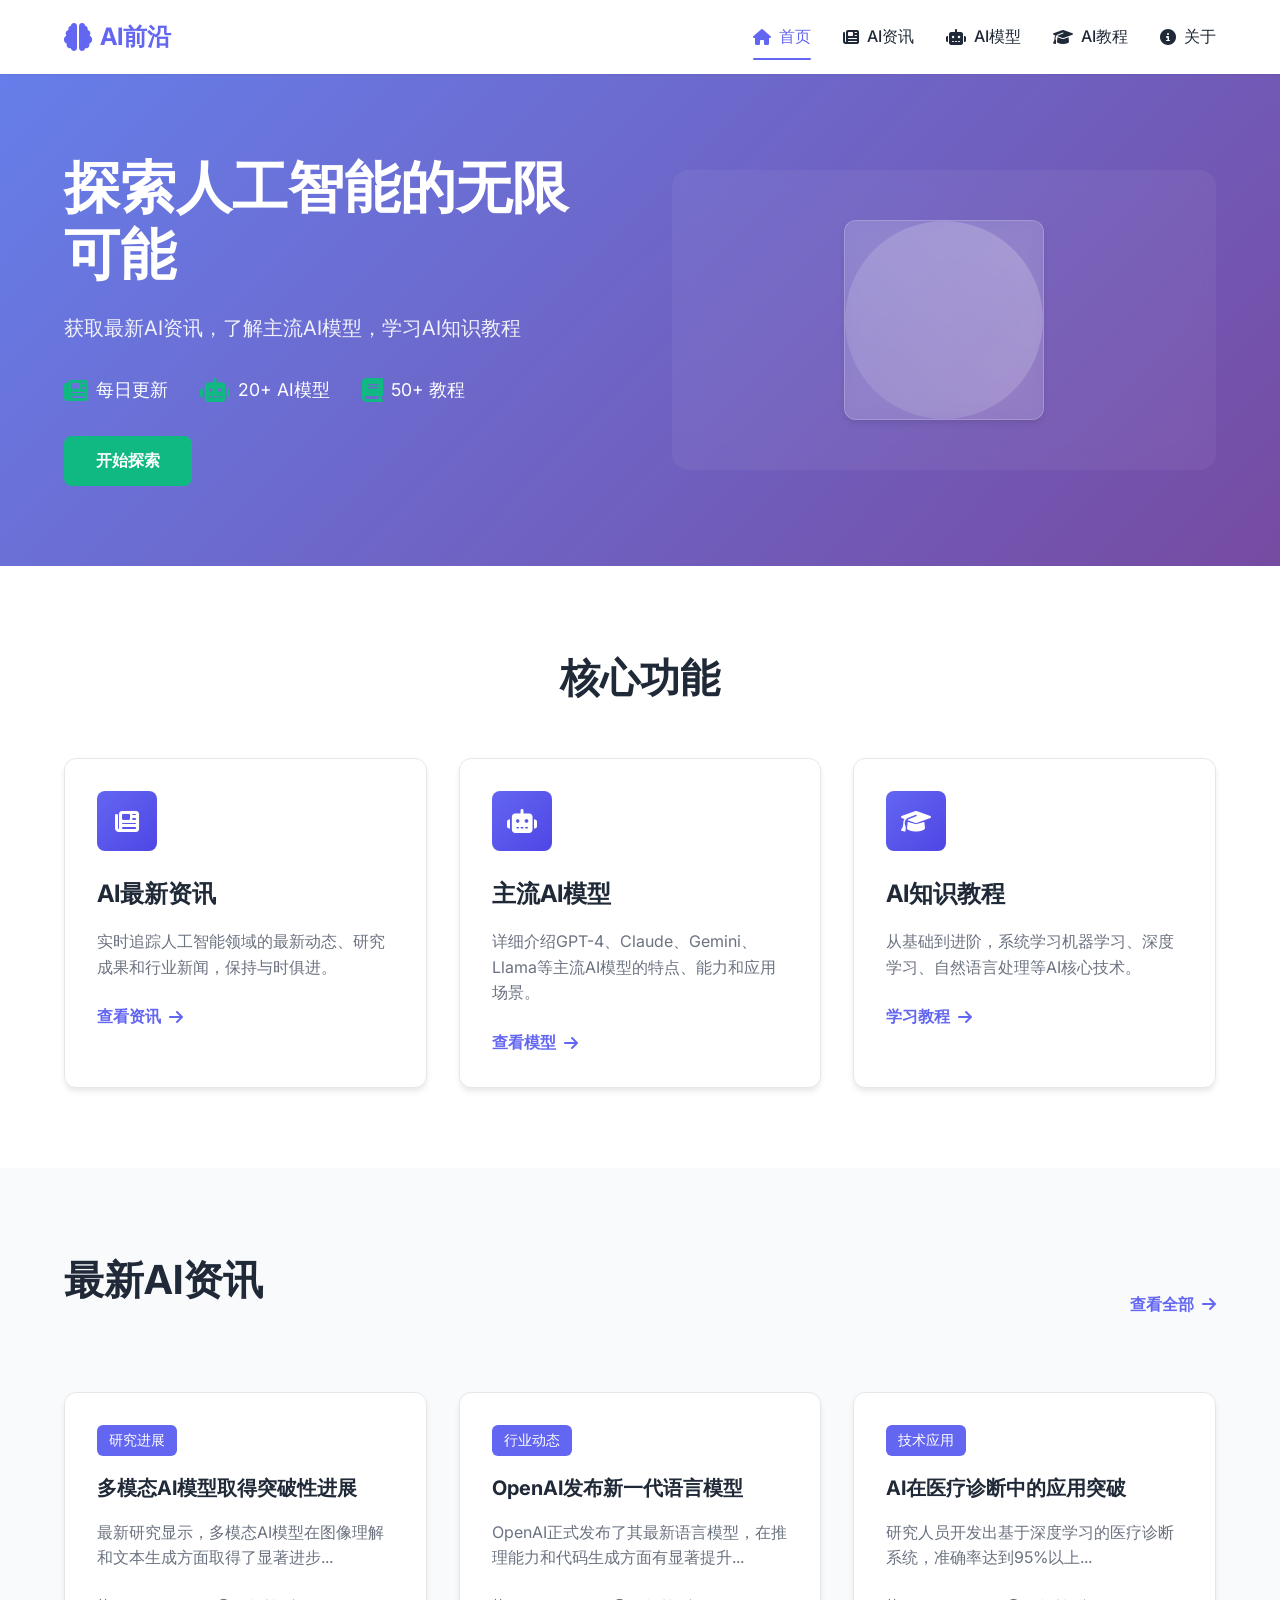
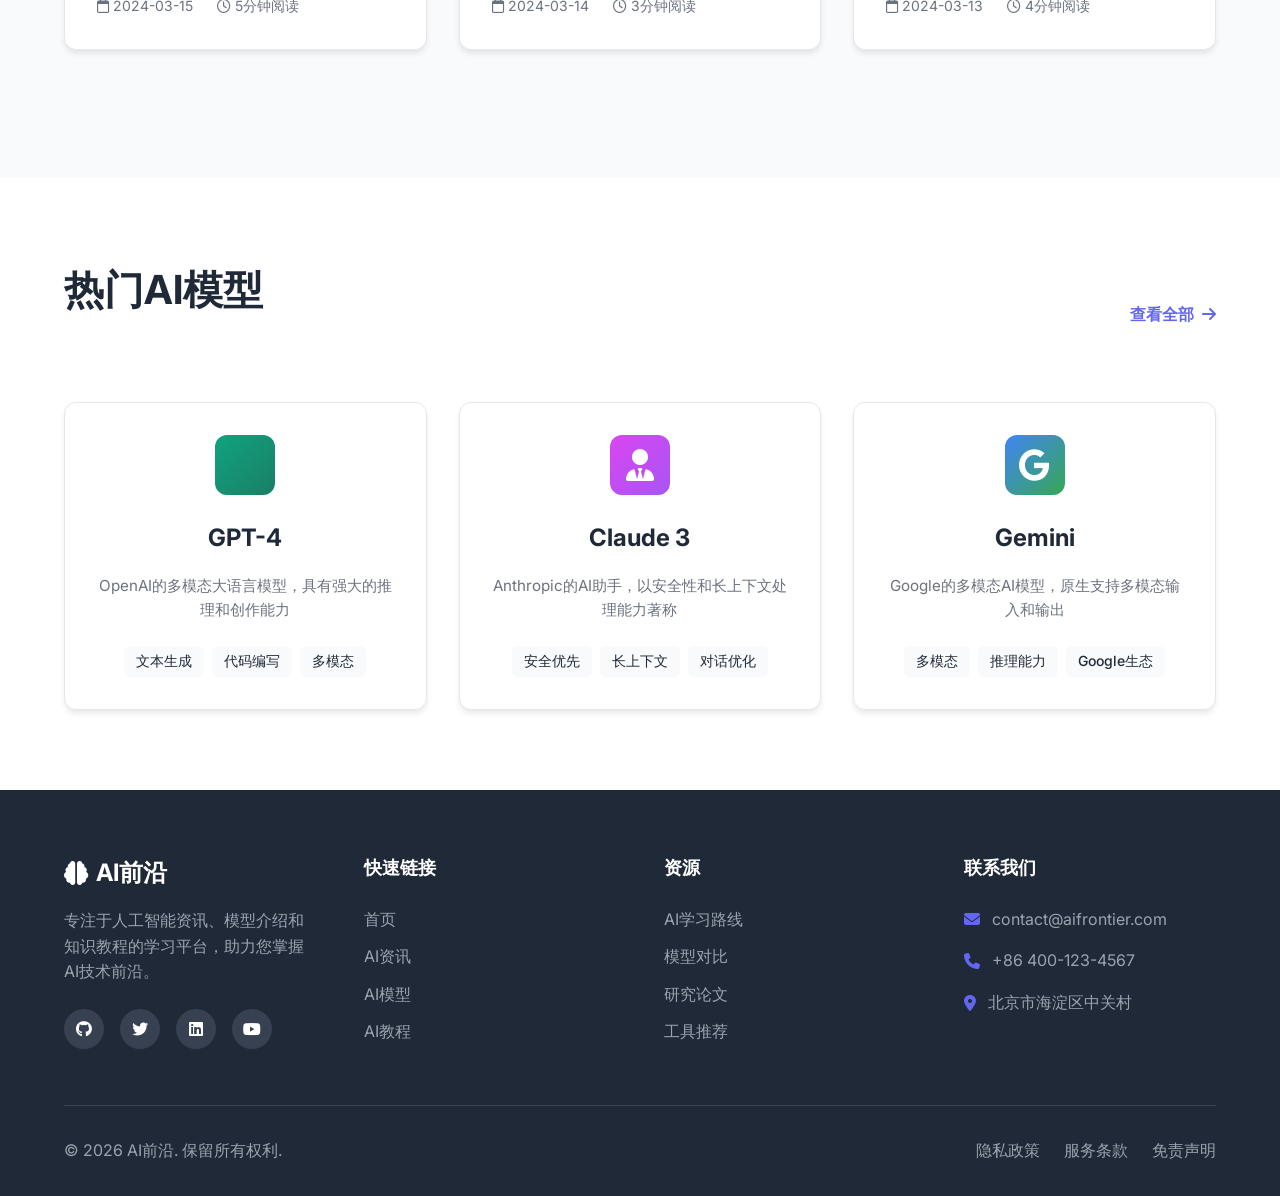
<file: index.html>
<!DOCTYPE html>
<html lang="zh-CN">
<head>
    <meta charset="UTF-8">
    <meta name="viewport" content="width=device-width, initial-scale=1.0">

    <!-- SEO 元数据 -->
    <title>AI前沿 - 人工智能资讯与学习平台 | 最新AI模型、技术教程、行业动态</title>
    <meta name="description" content="专注于人工智能资讯、主流AI模型介绍和系统学习教程。涵盖GPT-4、Claude、文心一言、通义千问等国内外AI模型，提供从基础到进阶的AI学习资源。">
    <meta name="keywords" content="人工智能,AI资讯,AI模型,GPT-4,Claude,文心一言,通义千问,AI教程,机器学习,深度学习,NLP,计算机视觉">
    <meta name="author" content="AI前沿">
    <meta name="robots" content="index, follow">

    <!-- Open Graph / Facebook -->
    <meta property="og:type" content="website">
    <meta property="og:url" content="https://aai.zoz.la/">
    <meta property="og:title" content="AI前沿 - 人工智能资讯与学习平台">
    <meta property="og:description" content="探索人工智能的无限可能，获取最新AI资讯，了解主流AI模型，学习AI知识教程">
    <meta property="og:image" content="https://aai.zoz.la/images/og-image.jpg">

    <!-- Twitter -->
    <meta property="twitter:card" content="summary_large_image">
    <meta property="twitter:url" content="https://aai.zoz.la/">
    <meta property="twitter:title" content="AI前沿 - 人工智能资讯与学习平台">
    <meta property="twitter:description" content="探索人工智能的无限可能，获取最新AI资讯，了解主流AI模型，学习AI知识教程">
    <meta property="twitter:image" content="https://aai.zoz.la/images/twitter-image.jpg">

    <!-- 规范链接 -->
    <link rel="canonical" href="https://aai.zoz.la/">

    <!-- 预连接 -->
    <link rel="preconnect" href="https://fonts.googleapis.com">
    <link rel="preconnect" href="https://fonts.gstatic.com" crossorigin>
    <link rel="preconnect" href="https://cdnjs.cloudflare.com">

    <!-- 样式表 -->
    <link rel="stylesheet" href="css/style.css">
    <link rel="stylesheet" href="https://cdnjs.cloudflare.com/ajax/libs/font-awesome/6.4.0/css/all.min.css">
    <link href="https://fonts.googleapis.com/css2?family=Inter:wght@300;400;500;600;700&family=Roboto+Mono:wght@300;400;500&display=swap" rel="stylesheet">

    <!-- JSON-LD 结构化数据 -->
    <script type="application/ld+json">
    {
      "@context": "https://schema.org",
      "@type": "WebSite",
      "name": "AI前沿",
      "alternateName": "AI Frontier",
      "url": "https://aai.zoz.la/",
      "description": "专注于人工智能资讯、主流AI模型介绍和系统学习教程的学习平台。",
      "keywords": "人工智能,AI资讯,AI模型,GPT-4,Claude,文心一言,通义千问,AI教程",
      "creator": {
        "@type": "Organization",
        "name": "AI前沿团队",
        "email": "contact@aifrontier.com"
      }
    }
    </script>
</head>
<body>
    <!-- 导航栏 -->
    <nav class="navbar">
        <div class="container">
            <div class="nav-brand">
                <i class="fas fa-brain"></i>
                <span>AI前沿</span>
            </div>
            <ul class="nav-menu">
                <li><a href="index.html" class="active"><i class="fas fa-home"></i> 首页</a></li>
                <li><a href="pages/news.html"><i class="fas fa-newspaper"></i> AI资讯</a></li>
                <li><a href="pages/models.html"><i class="fas fa-robot"></i> AI模型</a></li>
                <li><a href="pages/tutorials.html"><i class="fas fa-graduation-cap"></i> AI教程</a></li>
                <li><a href="#about"><i class="fas fa-info-circle"></i> 关于</a></li>
            </ul>
            <div class="nav-toggle">
                <i class="fas fa-bars"></i>
            </div>
        </div>
    </nav>

    <!-- 英雄区域 -->
    <header class="hero">
        <div class="container">
            <div class="hero-content">
                <h1>探索人工智能的无限可能</h1>
                <p class="hero-subtitle">获取最新AI资讯，了解主流AI模型，学习AI知识教程</p>
                <div class="hero-stats">
                    <div class="stat">
                        <i class="fas fa-newspaper"></i>
                        <span>每日更新</span>
                    </div>
                    <div class="stat">
                        <i class="fas fa-robot"></i>
                        <span>20+ AI模型</span>
                    </div>
                    <div class="stat">
                        <i class="fas fa-book"></i>
                        <span>50+ 教程</span>
                    </div>
                </div>
                <a href="#features" class="btn btn-primary">开始探索</a>
            </div>
            <div class="hero-image">
                <div class="ai-visual">
                    <!-- Google广告在hero-image区域 -->
                    <div class="hero-ads">
                        <div class="hero-ad">
                            <ins class="adsbygoogle"
                                 style="display:inline-block;width:100%;height:100%"
                                 data-ad-client="ca-pub-7361597277581518"
                                 data-ad-slot="2672775738"></ins>
                        </div>  
                    </div>
                </div>
            </div>
        </div>
    </header>

    <!-- 主要功能区域 -->
    <section id="features" class="features">
        <div class="container">
            <h2 class="section-title">核心功能</h2>
            <div class="features-grid">
                <div class="feature-card">
                    <div class="feature-icon">
                        <i class="fas fa-newspaper"></i>
                    </div>
                    <h3>AI最新资讯</h3>
                    <p>实时追踪人工智能领域的最新动态、研究成果和行业新闻，保持与时俱进。</p>
                    <a href="pages/news.html" class="feature-link">查看资讯 <i class="fas fa-arrow-right"></i></a>
                </div>

                <div class="feature-card">
                    <div class="feature-icon">
                        <i class="fas fa-robot"></i>
                    </div>
                    <h3>主流AI模型</h3>
                    <p>详细介绍GPT-4、Claude、Gemini、Llama等主流AI模型的特点、能力和应用场景。</p>
                    <a href="pages/models.html" class="feature-link">查看模型 <i class="fas fa-arrow-right"></i></a>
                </div>

                <div class="feature-card">
                    <div class="feature-icon">
                        <i class="fas fa-graduation-cap"></i>
                    </div>
                    <h3>AI知识教程</h3>
                    <p>从基础到进阶，系统学习机器学习、深度学习、自然语言处理等AI核心技术。</p>
                    <a href="pages/tutorials.html" class="feature-link">学习教程 <i class="fas fa-arrow-right"></i></a>
                </div>
            </div>
        </div>
    </section>

    <!-- 最新资讯预览 -->
    <section class="news-preview">
        <div class="container">
            <div class="section-header">
                <h2 class="section-title">最新AI资讯</h2>
                <a href="pages/news.html" class="view-all">查看全部 <i class="fas fa-arrow-right"></i></a>
            </div>
            <div class="news-grid">
                <article class="news-card">
                    <div class="news-category">研究进展</div>
                    <h3>多模态AI模型取得突破性进展</h3>
                    <p class="news-excerpt">最新研究显示，多模态AI模型在图像理解和文本生成方面取得了显著进步...</p>
                    <div class="news-meta">
                        <span><i class="far fa-calendar"></i> 2024-03-15</span>
                        <span><i class="far fa-clock"></i> 5分钟阅读</span>
                    </div>
                </article>

                <article class="news-card">
                    <div class="news-category">行业动态</div>
                    <h3>OpenAI发布新一代语言模型</h3>
                    <p class="news-excerpt">OpenAI正式发布了其最新语言模型，在推理能力和代码生成方面有显著提升...</p>
                    <div class="news-meta">
                        <span><i class="far fa-calendar"></i> 2024-03-14</span>
                        <span><i class="far fa-clock"></i> 3分钟阅读</span>
                    </div>
                </article>

                <article class="news-card">
                    <div class="news-category">技术应用</div>
                    <h3>AI在医疗诊断中的应用突破</h3>
                    <p class="news-excerpt">研究人员开发出基于深度学习的医疗诊断系统，准确率达到95%以上...</p>
                    <div class="news-meta">
                        <span><i class="far fa-calendar"></i> 2024-03-13</span>
                        <span><i class="far fa-clock"></i> 4分钟阅读</span>
                    </div>
                </article>
            </div>
        </div>
    </section>

    <!-- AI模型预览 -->
    <section class="models-preview">
        <div class="container">
            <div class="section-header">
                <h2 class="section-title">热门AI模型</h2>
                <a href="pages/models.html" class="view-all">查看全部 <i class="fas fa-arrow-right"></i></a>
            </div>
            <div class="models-grid">
                <div class="model-card">
                    <div class="model-logo gpt">
                        <i class="fab fa-openai"></i>
                    </div>
                    <h3>GPT-4</h3>
                    <p class="model-desc">OpenAI的多模态大语言模型，具有强大的推理和创作能力</p>
                    <div class="model-tags">
                        <span class="tag">文本生成</span>
                        <span class="tag">代码编写</span>
                        <span class="tag">多模态</span>
                    </div>
                </div>

                <div class="model-card">
                    <div class="model-logo claude">
                        <i class="fas fa-user-tie"></i>
                    </div>
                    <h3>Claude 3</h3>
                    <p class="model-desc">Anthropic的AI助手，以安全性和长上下文处理能力著称</p>
                    <div class="model-tags">
                        <span class="tag">安全优先</span>
                        <span class="tag">长上下文</span>
                        <span class="tag">对话优化</span>
                    </div>
                </div>

                <div class="model-card">
                    <div class="model-logo gemini">
                        <i class="fab fa-google"></i>
                    </div>
                    <h3>Gemini</h3>
                    <p class="model-desc">Google的多模态AI模型，原生支持多模态输入和输出</p>
                    <div class="model-tags">
                        <span class="tag">多模态</span>
                        <span class="tag">推理能力</span>
                        <span class="tag">Google生态</span>
                    </div>
                </div>
            </div>
        </div>
    </section>


    <!-- 页脚 -->
    <footer class="footer">
        <div class="container">
            <div class="footer-content">
                <div class="footer-section">
                    <div class="footer-brand">
                        <i class="fas fa-brain"></i>
                        <span>AI前沿</span>
                    </div>
                    <p class="footer-description">
                        专注于人工智能资讯、模型介绍和知识教程的学习平台，助力您掌握AI技术前沿。
                    </p>
                    <div class="social-links">
                        <a href="#"><i class="fab fa-github"></i></a>
                        <a href="#"><i class="fab fa-twitter"></i></a>
                        <a href="#"><i class="fab fa-linkedin"></i></a>
                        <a href="#"><i class="fab fa-youtube"></i></a>
                    </div>
                </div>

                <div class="footer-section">
                    <h4>快速链接</h4>
                    <ul class="footer-links">
                        <li><a href="index.html">首页</a></li>
                        <li><a href="pages/news.html">AI资讯</a></li>
                        <li><a href="pages/models.html">AI模型</a></li>
                        <li><a href="pages/tutorials.html">AI教程</a></li>
                    </ul>
                </div>

                <div class="footer-section">
                    <h4>资源</h4>
                    <ul class="footer-links">
                        <li><a href="#">AI学习路线</a></li>
                        <li><a href="#">模型对比</a></li>
                        <li><a href="#">研究论文</a></li>
                        <li><a href="#">工具推荐</a></li>
                    </ul>
                </div>

                <div class="footer-section">
                    <h4>联系我们</h4>
                    <ul class="footer-contact">
                        <li><i class="fas fa-envelope"></i> contact@aifrontier.com</li>
                        <li><i class="fas fa-phone"></i> +86 400-123-4567</li>
                        <li><i class="fas fa-map-marker-alt"></i> 北京市海淀区中关村</li>
                    </ul>
                </div>
            </div>

            <div class="footer-bottom">
                <p>&copy; 2024 AI前沿. 保留所有权利.</p>
                <div class="footer-legal">
                    <a href="#">隐私政策</a>
                    <a href="#">服务条款</a>
                    <a href="#">免责声明</a>
                </div>
            </div>
        </div>
    </footer>

    <script async src="https://pagead2.googlesyndication.com/pagead/js/adsbygoogle.js?client=ca-pub-7361597277581518"
         crossorigin="anonymous"></script>
    <script>
         (adsbygoogle = window.adsbygoogle || []).push({});
    </script>
    <script src="js/main.js"></script>
</body>
</html>
</file>
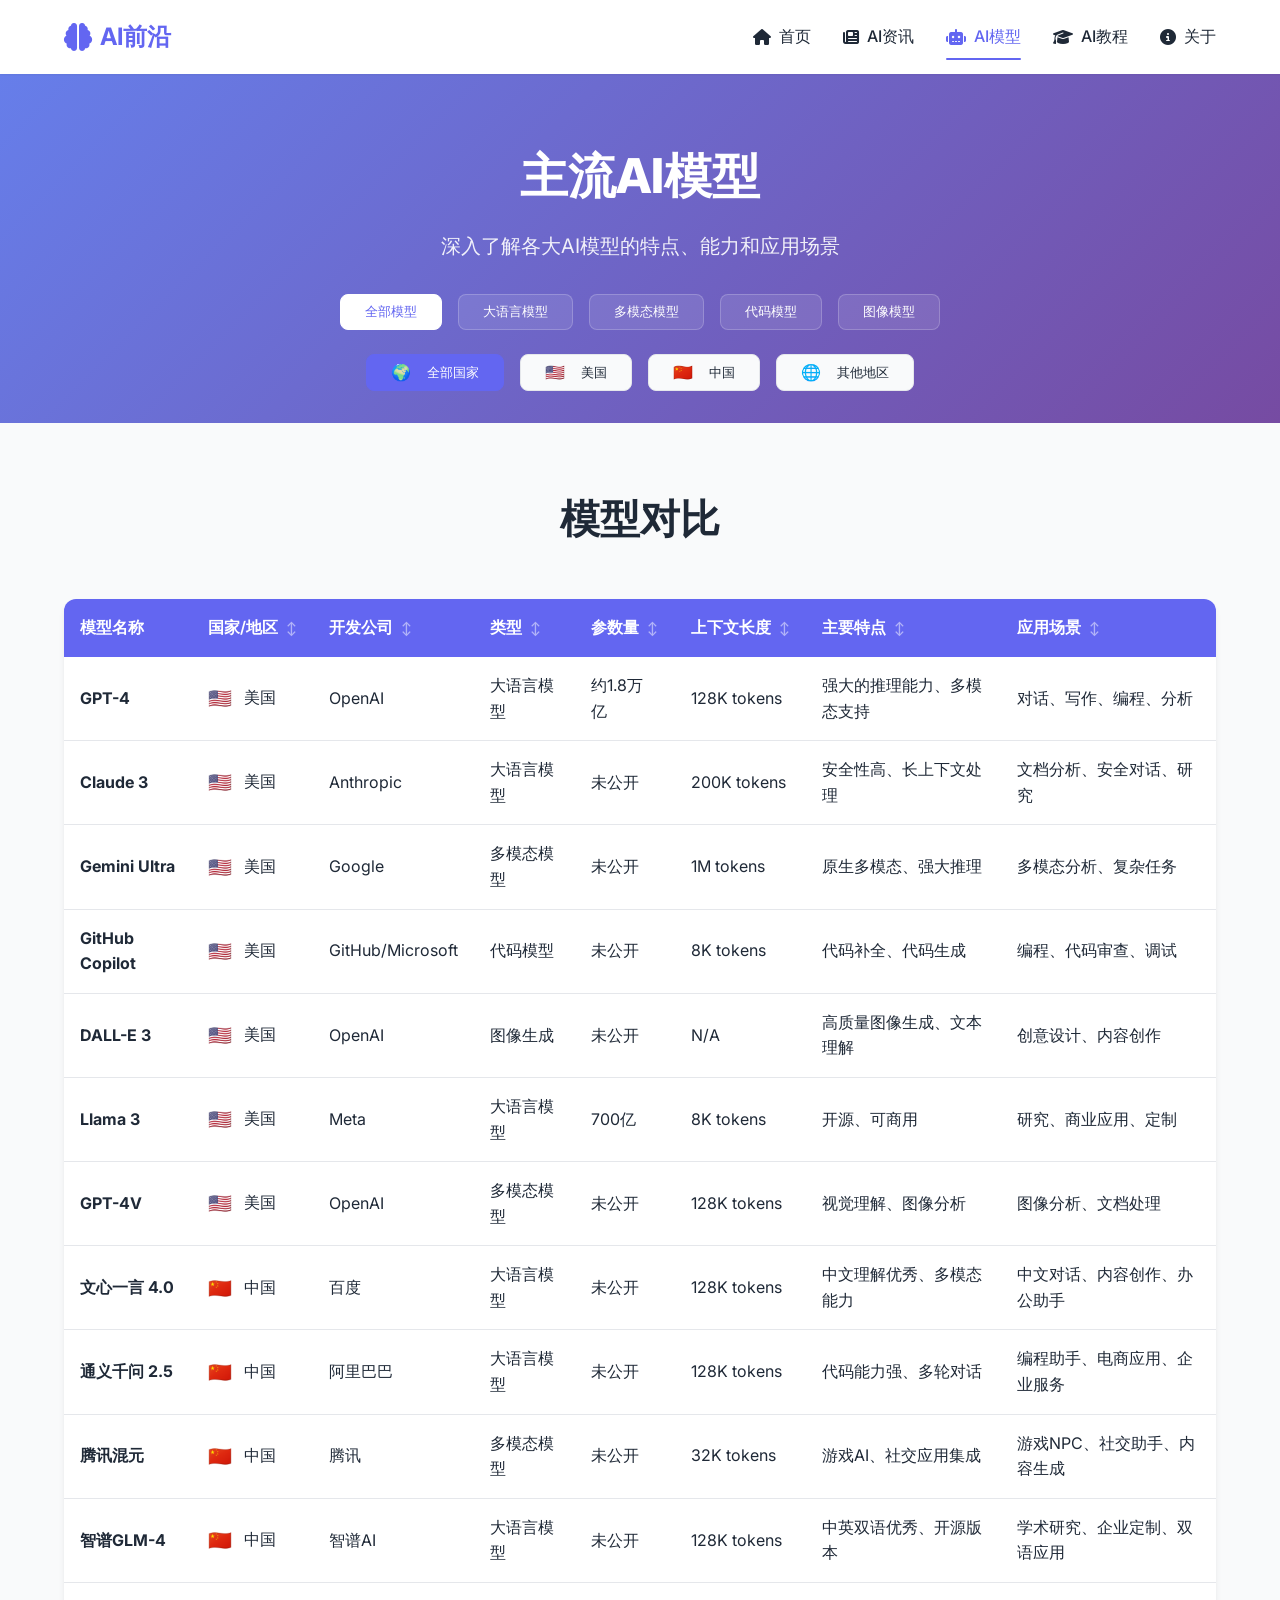
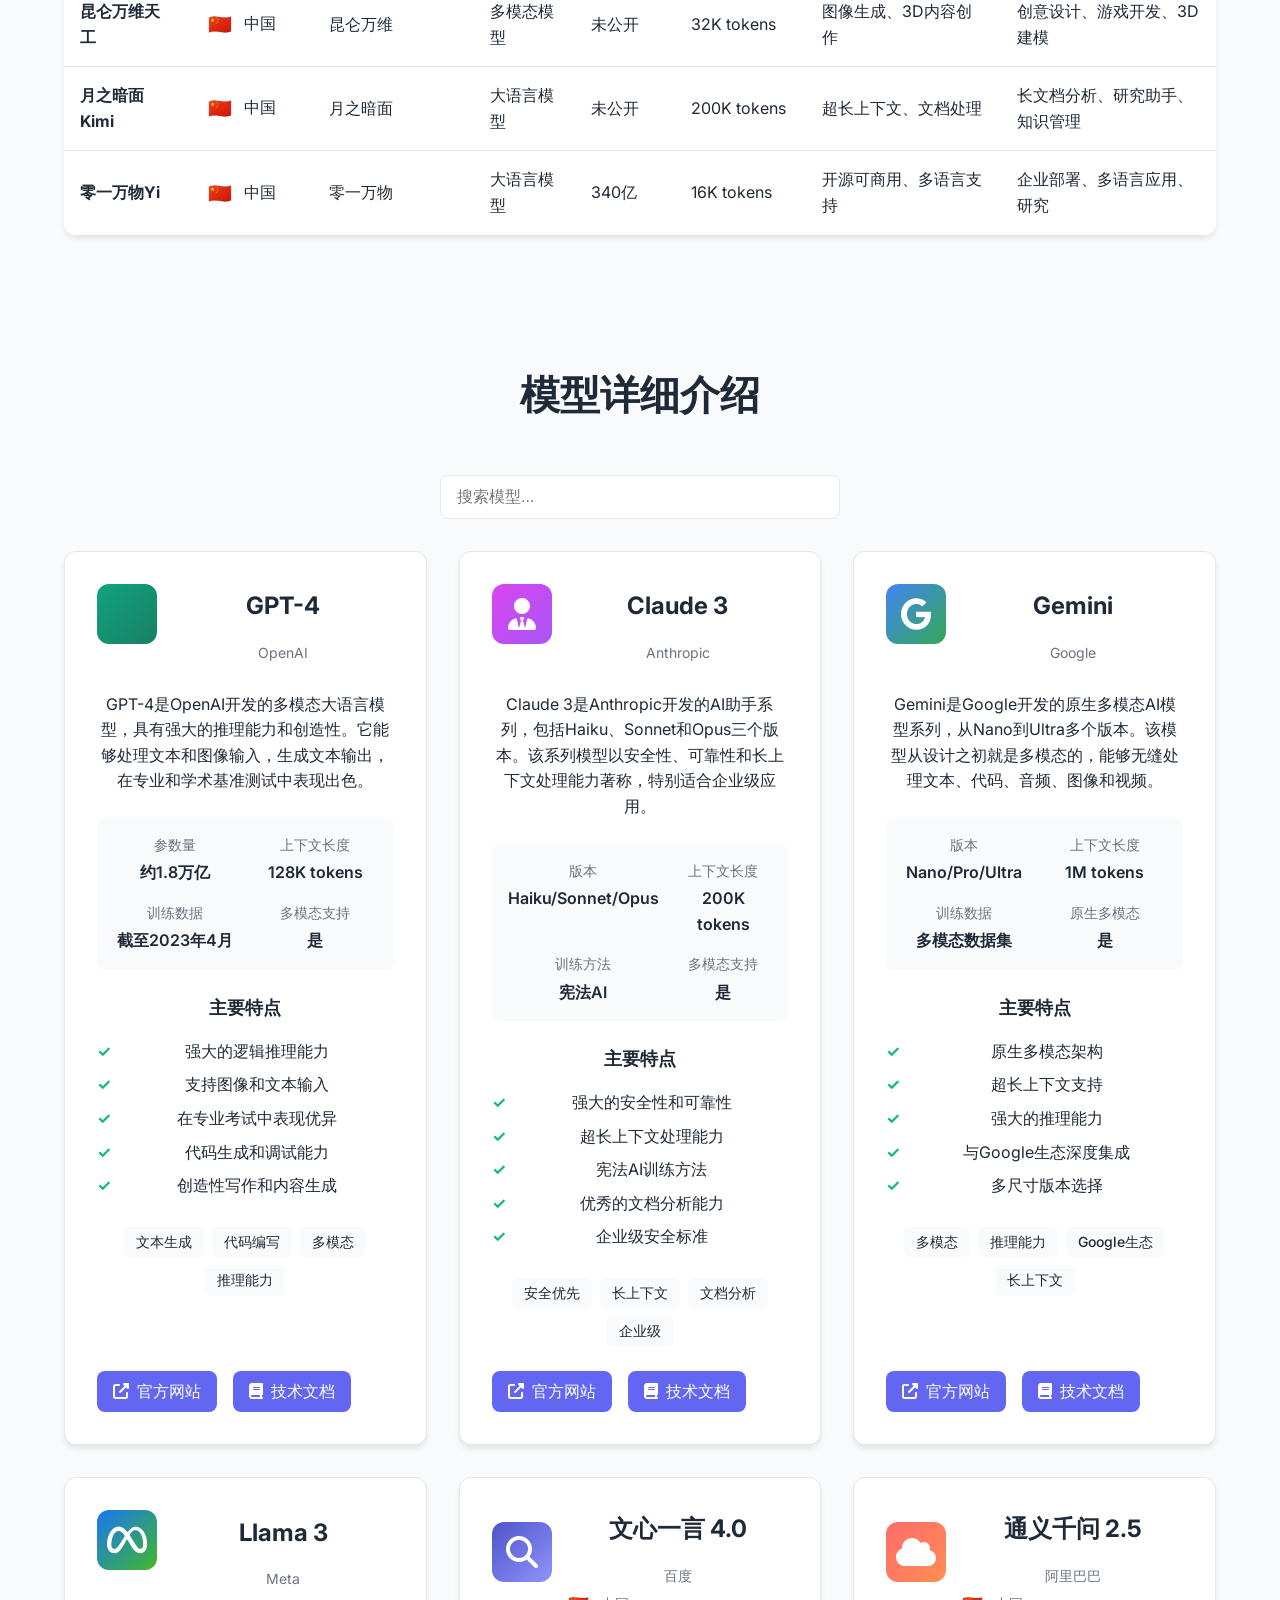
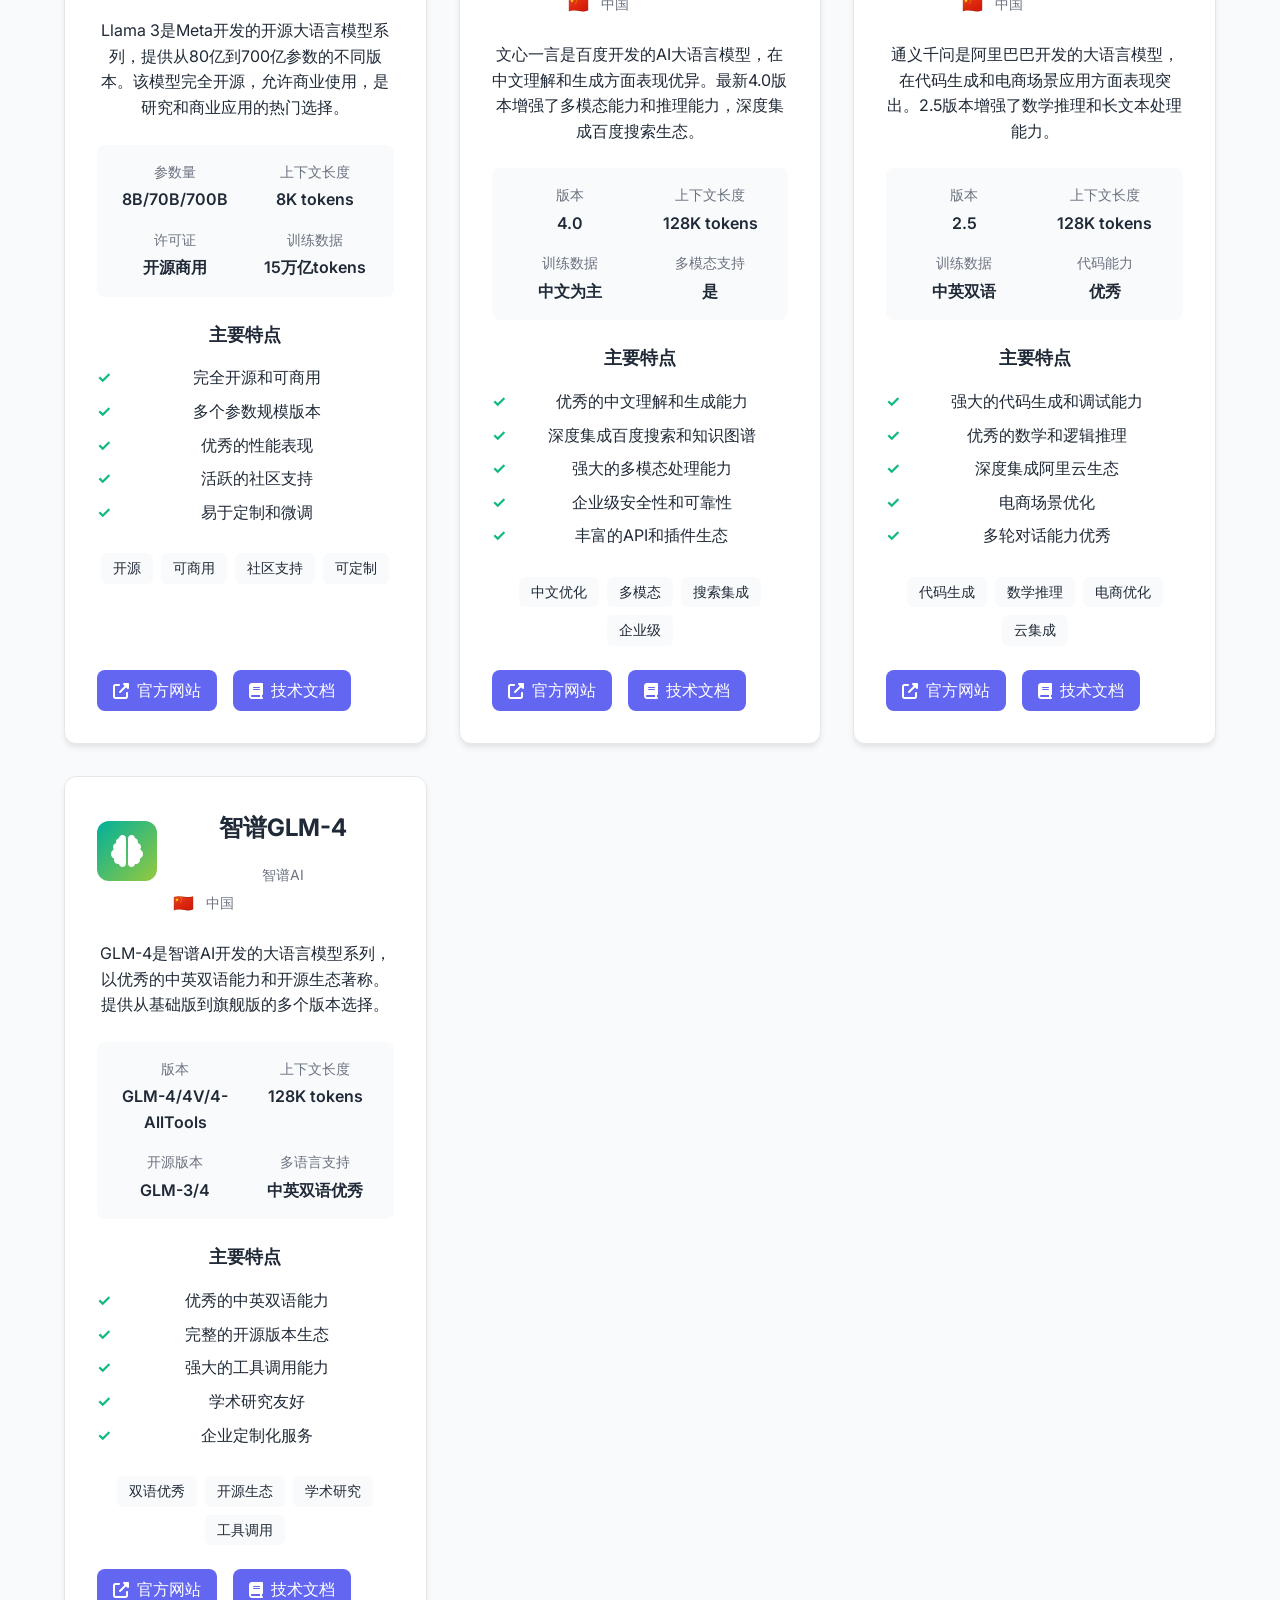
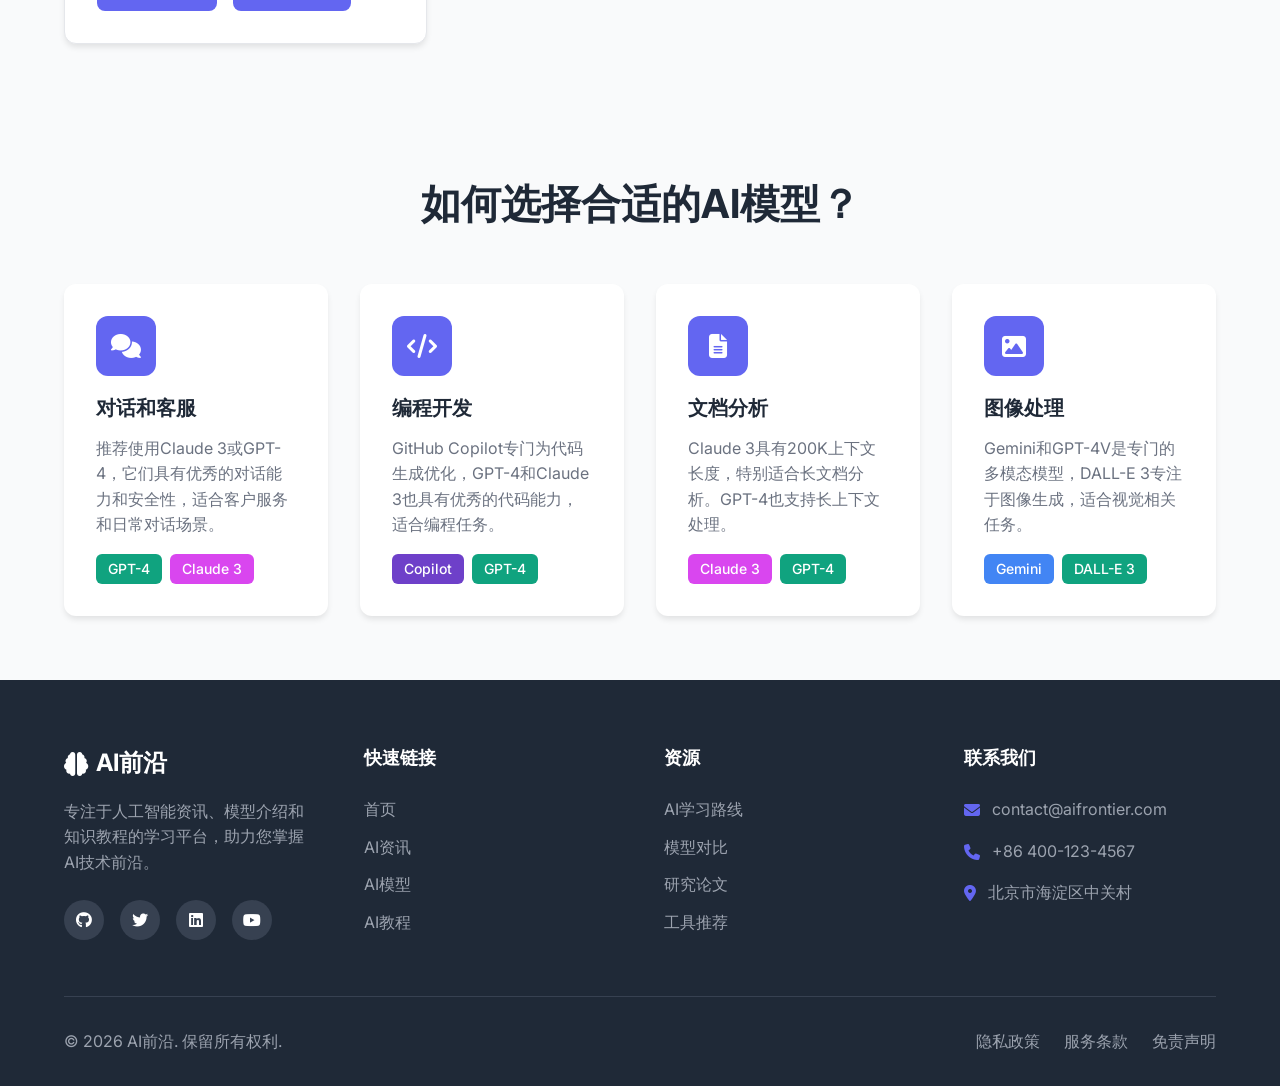
<file: pages/models.html>
<!DOCTYPE html>
<html lang="zh-CN">
<head>
    <meta charset="UTF-8">
    <meta name="viewport" content="width=device-width, initial-scale=1.0">
    <title>AI模型 - AI前沿</title>
    <link rel="stylesheet" href="../css/style.css">
    <link rel="stylesheet" href="https://cdnjs.cloudflare.com/ajax/libs/font-awesome/6.4.0/css/all.min.css">
    <link href="https://fonts.googleapis.com/css2?family=Inter:wght@300;400;500;600;700&family=Roboto+Mono:wght@300;400;500&display=swap" rel="stylesheet">
</head>
<body>
    <!-- 导航栏 -->
    <nav class="navbar">
        <div class="container">
            <div class="nav-brand">
                <i class="fas fa-brain"></i>
                <span>AI前沿</span>
            </div>
            <ul class="nav-menu">
                <li><a href="../index.html"><i class="fas fa-home"></i> 首页</a></li>
                <li><a href="news.html"><i class="fas fa-newspaper"></i> AI资讯</a></li>
                <li><a href="models.html" class="active"><i class="fas fa-robot"></i> AI模型</a></li>
                <li><a href="tutorials.html"><i class="fas fa-graduation-cap"></i> AI教程</a></li>
                <li><a href="#"><i class="fas fa-info-circle"></i> 关于</a></li>
            </ul>
            <div class="nav-toggle">
                <i class="fas fa-bars"></i>
            </div>
        </div>
    </nav>

    <!-- 页面标题 -->
    <section class="page-header">
        <div class="container">
            <h1>主流AI模型</h1>
            <p class="page-subtitle">深入了解各大AI模型的特点、能力和应用场景</p>

            <!-- 模型分类 -->
            <div class="model-categories">
                <button class="category-btn active" data-category="all">全部模型</button>
                <button class="category-btn" data-category="llm">大语言模型</button>
                <button class="category-btn" data-category="multimodal">多模态模型</button>
                <button class="category-btn" data-category="code">代码模型</button>
                <button class="category-btn" data-category="image">图像模型</button>
            </div>

            <!-- 国家/地区筛选 -->
            <div class="country-filter">
                <button class="country-filter-btn active" data-country="all">
                    <span class="country-flag">🌍</span> 全部国家
                </button>
                <button class="country-filter-btn" data-country="us">
                    <span class="country-flag us">🇺🇸</span> 美国
                </button>
                <button class="country-filter-btn" data-country="cn">
                    <span class="country-flag cn">🇨🇳</span> 中国
                </button>
                <button class="country-filter-btn" data-country="other">
                    <span class="country-flag">🌐</span> 其他地区
                </button>
            </div>
        </div>
    </section>

    <!-- 模型对比表格 -->
    <section class="model-comparison">
        <div class="container">
            <h2 class="section-title">模型对比</h2>
            <div class="comparison-table-container">
                <table class="comparison-table">
                    <thead>
                        <tr>
                            <th>模型名称</th>
                            <th>国家/地区</th>
                            <th>开发公司</th>
                            <th>类型</th>
                            <th>参数量</th>
                            <th>上下文长度</th>
                            <th>主要特点</th>
                            <th>应用场景</th>
                        </tr>
                    </thead>
                    <tbody>
                        <tr data-category="llm">
                            <td><strong>GPT-4</strong></td>
                            <td><span class="country-flag us" title="美国">🇺🇸</span> 美国</td>
                            <td>OpenAI</td>
                            <td>大语言模型</td>
                            <td>约1.8万亿</td>
                            <td>128K tokens</td>
                            <td>强大的推理能力、多模态支持</td>
                            <td>对话、写作、编程、分析</td>
                        </tr>
                        <tr data-category="llm">
                            <td><strong>Claude 3</strong></td>
                            <td><span class="country-flag us" title="美国">🇺🇸</span> 美国</td>
                            <td>Anthropic</td>
                            <td>大语言模型</td>
                            <td>未公开</td>
                            <td>200K tokens</td>
                            <td>安全性高、长上下文处理</td>
                            <td>文档分析、安全对话、研究</td>
                        </tr>
                        <tr data-category="multimodal">
                            <td><strong>Gemini Ultra</strong></td>
                            <td><span class="country-flag us" title="美国">🇺🇸</span> 美国</td>
                            <td>Google</td>
                            <td>多模态模型</td>
                            <td>未公开</td>
                            <td>1M tokens</td>
                            <td>原生多模态、强大推理</td>
                            <td>多模态分析、复杂任务</td>
                        </tr>
                        <tr data-category="code">
                            <td><strong>GitHub Copilot</strong></td>
                            <td><span class="country-flag us" title="美国">🇺🇸</span> 美国</td>
                            <td>GitHub/Microsoft</td>
                            <td>代码模型</td>
                            <td>未公开</td>
                            <td>8K tokens</td>
                            <td>代码补全、代码生成</td>
                            <td>编程、代码审查、调试</td>
                        </tr>
                        <tr data-category="image">
                            <td><strong>DALL-E 3</strong></td>
                            <td><span class="country-flag us" title="美国">🇺🇸</span> 美国</td>
                            <td>OpenAI</td>
                            <td>图像生成</td>
                            <td>未公开</td>
                            <td>N/A</td>
                            <td>高质量图像生成、文本理解</td>
                            <td>创意设计、内容创作</td>
                        </tr>
                        <tr data-category="llm">
                            <td><strong>Llama 3</strong></td>
                            <td><span class="country-flag us" title="美国">🇺🇸</span> 美国</td>
                            <td>Meta</td>
                            <td>大语言模型</td>
                            <td>700亿</td>
                            <td>8K tokens</td>
                            <td>开源、可商用</td>
                            <td>研究、商业应用、定制</td>
                        </tr>
                        <tr data-category="multimodal">
                            <td><strong>GPT-4V</strong></td>
                            <td><span class="country-flag us" title="美国">🇺🇸</span> 美国</td>
                            <td>OpenAI</td>
                            <td>多模态模型</td>
                            <td>未公开</td>
                            <td>128K tokens</td>
                            <td>视觉理解、图像分析</td>
                            <td>图像分析、文档处理</td>
                        </tr>

                        <!-- 国内AI模型 -->
                        <tr data-category="llm" data-country="cn">
                            <td><strong>文心一言 4.0</strong></td>
                            <td><span class="country-flag cn" title="中国">🇨🇳</span> 中国</td>
                            <td>百度</td>
                            <td>大语言模型</td>
                            <td>未公开</td>
                            <td>128K tokens</td>
                            <td>中文理解优秀、多模态能力</td>
                            <td>中文对话、内容创作、办公助手</td>
                        </tr>

                        <tr data-category="llm" data-country="cn">
                            <td><strong>通义千问 2.5</strong></td>
                            <td><span class="country-flag cn" title="中国">🇨🇳</span> 中国</td>
                            <td>阿里巴巴</td>
                            <td>大语言模型</td>
                            <td>未公开</td>
                            <td>128K tokens</td>
                            <td>代码能力强、多轮对话</td>
                            <td>编程助手、电商应用、企业服务</td>
                        </tr>

                        <tr data-category="multimodal" data-country="cn">
                            <td><strong>腾讯混元</strong></td>
                            <td><span class="country-flag cn" title="中国">🇨🇳</span> 中国</td>
                            <td>腾讯</td>
                            <td>多模态模型</td>
                            <td>未公开</td>
                            <td>32K tokens</td>
                            <td>游戏AI、社交应用集成</td>
                            <td>游戏NPC、社交助手、内容生成</td>
                        </tr>

                        <tr data-category="llm" data-country="cn">
                            <td><strong>智谱GLM-4</strong></td>
                            <td><span class="country-flag cn" title="中国">🇨🇳</span> 中国</td>
                            <td>智谱AI</td>
                            <td>大语言模型</td>
                            <td>未公开</td>
                            <td>128K tokens</td>
                            <td>中英双语优秀、开源版本</td>
                            <td>学术研究、企业定制、双语应用</td>
                        </tr>

                        <tr data-category="image" data-country="cn">
                            <td><strong>昆仑万维天工</strong></td>
                            <td><span class="country-flag cn" title="中国">🇨🇳</span> 中国</td>
                            <td>昆仑万维</td>
                            <td>多模态模型</td>
                            <td>未公开</td>
                            <td>32K tokens</td>
                            <td>图像生成、3D内容创作</td>
                            <td>创意设计、游戏开发、3D建模</td>
                        </tr>

                        <tr data-category="llm" data-country="cn">
                            <td><strong>月之暗面Kimi</strong></td>
                            <td><span class="country-flag cn" title="中国">🇨🇳</span> 中国</td>
                            <td>月之暗面</td>
                            <td>大语言模型</td>
                            <td>未公开</td>
                            <td>200K tokens</td>
                            <td>超长上下文、文档处理</td>
                            <td>长文档分析、研究助手、知识管理</td>
                        </tr>

                        <tr data-category="llm" data-country="cn">
                            <td><strong>零一万物Yi</strong></td>
                            <td><span class="country-flag cn" title="中国">🇨🇳</span> 中国</td>
                            <td>零一万物</td>
                            <td>大语言模型</td>
                            <td>340亿</td>
                            <td>16K tokens</td>
                            <td>开源可商用、多语言支持</td>
                            <td>企业部署、多语言应用、研究</td>
                        </tr>
                    </tbody>
                </table>
            </div>
        </div>
    </section>

    <!-- 模型详细介绍 -->
    <section class="model-details">
        <div class="container">
            <h2 class="section-title">模型详细介绍</h2>
            <div class="models-grid detailed">
                <!-- GPT-4 模型卡片 -->
                <div class="model-card detailed" data-category="llm" data-country="us">
                    <div class="model-header">
                        <div class="model-logo gpt">
                            <i class="fab fa-openai"></i>
                        </div>
                        <div class="model-info">
                            <h3 class="model-name">GPT-4</h3>
                            <div class="model-company">OpenAI</div>
                        </div>
                    </div>

                    <div class="model-description">
                        <p>GPT-4是OpenAI开发的多模态大语言模型，具有强大的推理能力和创造性。它能够处理文本和图像输入，生成文本输出，在专业和学术基准测试中表现出色。</p>
                    </div>

                    <div class="model-specs">
                        <div class="spec">
                            <span class="spec-label">参数量</span>
                            <span class="spec-value">约1.8万亿</span>
                        </div>
                        <div class="spec">
                            <span class="spec-label">上下文长度</span>
                            <span class="spec-value">128K tokens</span>
                        </div>
                        <div class="spec">
                            <span class="spec-label">训练数据</span>
                            <span class="spec-value">截至2023年4月</span>
                        </div>
                        <div class="spec">
                            <span class="spec-label">多模态支持</span>
                            <span class="spec-value">是</span>
                        </div>
                    </div>

                    <div class="model-features">
                        <h4>主要特点</h4>
                        <ul>
                            <li>强大的逻辑推理能力</li>
                            <li>支持图像和文本输入</li>
                            <li>在专业考试中表现优异</li>
                            <li>代码生成和调试能力</li>
                            <li>创造性写作和内容生成</li>
                        </ul>
                    </div>

                    <div class="model-tags">
                        <span class="tag">文本生成</span>
                        <span class="tag">代码编写</span>
                        <span class="tag">多模态</span>
                        <span class="tag">推理能力</span>
                    </div>

                    <div class="model-links">
                        <a href="https://openai.com/gpt-4" target="_blank" class="model-link">
                            <i class="fas fa-external-link-alt"></i> 官方网站
                        </a>
                        <a href="#" class="model-link">
                            <i class="fas fa-book"></i> 技术文档
                        </a>
                    </div>
                </div>

                <!-- Claude 3 模型卡片 -->
                <div class="model-card detailed" data-category="llm" data-country="us">
                    <div class="model-header">
                        <div class="model-logo claude">
                            <i class="fas fa-user-tie"></i>
                        </div>
                        <div class="model-info">
                            <h3 class="model-name">Claude 3</h3>
                            <div class="model-company">Anthropic</div>
                        </div>
                    </div>

                    <div class="model-description">
                        <p>Claude 3是Anthropic开发的AI助手系列，包括Haiku、Sonnet和Opus三个版本。该系列模型以安全性、可靠性和长上下文处理能力著称，特别适合企业级应用。</p>
                    </div>

                    <div class="model-specs">
                        <div class="spec">
                            <span class="spec-label">版本</span>
                            <span class="spec-value">Haiku/Sonnet/Opus</span>
                        </div>
                        <div class="spec">
                            <span class="spec-label">上下文长度</span>
                            <span class="spec-value">200K tokens</span>
                        </div>
                        <div class="spec">
                            <span class="spec-label">训练方法</span>
                            <span class="spec-value">宪法AI</span>
                        </div>
                        <div class="spec">
                            <span class="spec-label">多模态支持</span>
                            <span class="spec-value">是</span>
                        </div>
                    </div>

                    <div class="model-features">
                        <h4>主要特点</h4>
                        <ul>
                            <li>强大的安全性和可靠性</li>
                            <li>超长上下文处理能力</li>
                            <li>宪法AI训练方法</li>
                            <li>优秀的文档分析能力</li>
                            <li>企业级安全标准</li>
                        </ul>
                    </div>

                    <div class="model-tags">
                        <span class="tag">安全优先</span>
                        <span class="tag">长上下文</span>
                        <span class="tag">文档分析</span>
                        <span class="tag">企业级</span>
                    </div>

                    <div class="model-links">
                        <a href="https://www.anthropic.com/claude" target="_blank" class="model-link">
                            <i class="fas fa-external-link-alt"></i> 官方网站
                        </a>
                        <a href="#" class="model-link">
                            <i class="fas fa-book"></i> 技术文档
                        </a>
                    </div>
                </div>

                <!-- Gemini 模型卡片 -->
                <div class="model-card detailed" data-category="multimodal" data-country="us">
                    <div class="model-header">
                        <div class="model-logo gemini">
                            <i class="fab fa-google"></i>
                        </div>
                        <div class="model-info">
                            <h3 class="model-name">Gemini</h3>
                            <div class="model-company">Google</div>
                        </div>
                    </div>

                    <div class="model-description">
                        <p>Gemini是Google开发的原生多模态AI模型系列，从Nano到Ultra多个版本。该模型从设计之初就是多模态的，能够无缝处理文本、代码、音频、图像和视频。</p>
                    </div>

                    <div class="model-specs">
                        <div class="spec">
                            <span class="spec-label">版本</span>
                            <span class="spec-value">Nano/Pro/Ultra</span>
                        </div>
                        <div class="spec">
                            <span class="spec-label">上下文长度</span>
                            <span class="spec-value">1M tokens</span>
                        </div>
                        <div class="spec">
                            <span class="spec-label">训练数据</span>
                            <span class="spec-value">多模态数据集</span>
                        </div>
                        <div class="spec">
                            <span class="spec-label">原生多模态</span>
                            <span class="spec-value">是</span>
                        </div>
                    </div>

                    <div class="model-features">
                        <h4>主要特点</h4>
                        <ul>
                            <li>原生多模态架构</li>
                            <li>超长上下文支持</li>
                            <li>强大的推理能力</li>
                            <li>与Google生态深度集成</li>
                            <li>多尺寸版本选择</li>
                        </ul>
                    </div>

                    <div class="model-tags">
                        <span class="tag">多模态</span>
                        <span class="tag">推理能力</span>
                        <span class="tag">Google生态</span>
                        <span class="tag">长上下文</span>
                    </div>

                    <div class="model-links">
                        <a href="https://deepmind.google/technologies/gemini/" target="_blank" class="model-link">
                            <i class="fas fa-external-link-alt"></i> 官方网站
                        </a>
                        <a href="#" class="model-link">
                            <i class="fas fa-book"></i> 技术文档
                        </a>
                    </div>
                </div>

                <!-- Llama 3 模型卡片 -->
                <div class="model-card detailed" data-category="llm" data-country="us">
                    <div class="model-header">
                        <div class="model-logo llama">
                            <i class="fab fa-meta"></i>
                        </div>
                        <div class="model-info">
                            <h3 class="model-name">Llama 3</h3>
                            <div class="model-company">Meta</div>
                        </div>
                    </div>

                    <div class="model-description">
                        <p>Llama 3是Meta开发的开源大语言模型系列，提供从80亿到700亿参数的不同版本。该模型完全开源，允许商业使用，是研究和商业应用的热门选择。</p>
                    </div>

                    <div class="model-specs">
                        <div class="spec">
                            <span class="spec-label">参数量</span>
                            <span class="spec-value">8B/70B/700B</span>
                        </div>
                        <div class="spec">
                            <span class="spec-label">上下文长度</span>
                            <span class="spec-value">8K tokens</span>
                        </div>
                        <div class="spec">
                            <span class="spec-label">许可证</span>
                            <span class="spec-value">开源商用</span>
                        </div>
                        <div class="spec">
                            <span class="spec-label">训练数据</span>
                            <span class="spec-value">15万亿tokens</span>
                        </div>
                    </div>

                    <div class="model-features">
                        <h4>主要特点</h4>
                        <ul>
                            <li>完全开源和可商用</li>
                            <li>多个参数规模版本</li>
                            <li>优秀的性能表现</li>
                            <li>活跃的社区支持</li>
                            <li>易于定制和微调</li>
                        </ul>
                    </div>

                    <div class="model-tags">
                        <span class="tag">开源</span>
                        <span class="tag">可商用</span>
                        <span class="tag">社区支持</span>
                        <span class="tag">可定制</span>
                    </div>

                    <div class="model-links">
                        <a href="https://ai.meta.com/llama/" target="_blank" class="model-link">
                            <i class="fas fa-external-link-alt"></i> 官方网站
                        </a>
                        <a href="#" class="model-link">
                            <i class="fas fa-book"></i> 技术文档
                        </a>
                    </div>
                </div>

                <!-- 文心一言 模型卡片 -->
                <div class="model-card detailed" data-category="llm" data-country="cn">
                    <div class="model-header">
                        <div class="model-logo wenxin">
                            <i class="fas fa-search"></i>
                        </div>
                        <div class="model-info">
                            <h3 class="model-name">文心一言 4.0</h3>
                            <div class="model-company">百度</div>
                            <div class="model-country"><span class="country-flag cn" title="中国">🇨🇳</span> 中国</div>
                        </div>
                    </div>

                    <div class="model-description">
                        <p>文心一言是百度开发的AI大语言模型，在中文理解和生成方面表现优异。最新4.0版本增强了多模态能力和推理能力，深度集成百度搜索生态。</p>
                    </div>

                    <div class="model-specs">
                        <div class="spec">
                            <span class="spec-label">版本</span>
                            <span class="spec-value">4.0</span>
                        </div>
                        <div class="spec">
                            <span class="spec-label">上下文长度</span>
                            <span class="spec-value">128K tokens</span>
                        </div>
                        <div class="spec">
                            <span class="spec-label">训练数据</span>
                            <span class="spec-value">中文为主</span>
                        </div>
                        <div class="spec">
                            <span class="spec-label">多模态支持</span>
                            <span class="spec-value">是</span>
                        </div>
                    </div>

                    <div class="model-features">
                        <h4>主要特点</h4>
                        <ul>
                            <li>优秀的中文理解和生成能力</li>
                            <li>深度集成百度搜索和知识图谱</li>
                            <li>强大的多模态处理能力</li>
                            <li>企业级安全性和可靠性</li>
                            <li>丰富的API和插件生态</li>
                        </ul>
                    </div>

                    <div class="model-tags">
                        <span class="tag">中文优化</span>
                        <span class="tag">多模态</span>
                        <span class="tag">搜索集成</span>
                        <span class="tag">企业级</span>
                    </div>

                    <div class="model-links">
                        <a href="https://yiyan.baidu.com/" target="_blank" class="model-link">
                            <i class="fas fa-external-link-alt"></i> 官方网站
                        </a>
                        <a href="#" class="model-link">
                            <i class="fas fa-book"></i> 技术文档
                        </a>
                    </div>
                </div>

                <!-- 通义千问 模型卡片 -->
                <div class="model-card detailed" data-category="llm" data-country="cn">
                    <div class="model-header">
                        <div class="model-logo tongyi">
                            <i class="fas fa-cloud"></i>
                        </div>
                        <div class="model-info">
                            <h3 class="model-name">通义千问 2.5</h3>
                            <div class="model-company">阿里巴巴</div>
                            <div class="model-country"><span class="country-flag cn" title="中国">🇨🇳</span> 中国</div>
                        </div>
                    </div>

                    <div class="model-description">
                        <p>通义千问是阿里巴巴开发的大语言模型，在代码生成和电商场景应用方面表现突出。2.5版本增强了数学推理和长文本处理能力。</p>
                    </div>

                    <div class="model-specs">
                        <div class="spec">
                            <span class="spec-label">版本</span>
                            <span class="spec-value">2.5</span>
                        </div>
                        <div class="spec">
                            <span class="spec-label">上下文长度</span>
                            <span class="spec-value">128K tokens</span>
                        </div>
                        <div class="spec">
                            <span class="spec-label">训练数据</span>
                            <span class="spec-value">中英双语</span>
                        </div>
                        <div class="spec">
                            <span class="spec-label">代码能力</span>
                            <span class="spec-value">优秀</span>
                        </div>
                    </div>

                    <div class="model-features">
                        <h4>主要特点</h4>
                        <ul>
                            <li>强大的代码生成和调试能力</li>
                            <li>优秀的数学和逻辑推理</li>
                            <li>深度集成阿里云生态</li>
                            <li>电商场景优化</li>
                            <li>多轮对话能力优秀</li>
                        </ul>
                    </div>

                    <div class="model-tags">
                        <span class="tag">代码生成</span>
                        <span class="tag">数学推理</span>
                        <span class="tag">电商优化</span>
                        <span class="tag">云集成</span>
                    </div>

                    <div class="model-links">
                        <a href="https://tongyi.aliyun.com/" target="_blank" class="model-link">
                            <i class="fas fa-external-link-alt"></i> 官方网站
                        </a>
                        <a href="#" class="model-link">
                            <i class="fas fa-book"></i> 技术文档
                        </a>
                    </div>
                </div>

                <!-- 智谱GLM 模型卡片 -->
                <div class="model-card detailed" data-category="llm" data-country="cn">
                    <div class="model-header">
                        <div class="model-logo glm">
                            <i class="fas fa-brain"></i>
                        </div>
                        <div class="model-info">
                            <h3 class="model-name">智谱GLM-4</h3>
                            <div class="model-company">智谱AI</div>
                            <div class="model-country"><span class="country-flag cn" title="中国">🇨🇳</span> 中国</div>
                        </div>
                    </div>

                    <div class="model-description">
                        <p>GLM-4是智谱AI开发的大语言模型系列，以优秀的中英双语能力和开源生态著称。提供从基础版到旗舰版的多个版本选择。</p>
                    </div>

                    <div class="model-specs">
                        <div class="spec">
                            <span class="spec-label">版本</span>
                            <span class="spec-value">GLM-4/4V/4-AllTools</span>
                        </div>
                        <div class="spec">
                            <span class="spec-label">上下文长度</span>
                            <span class="spec-value">128K tokens</span>
                        </div>
                        <div class="spec">
                            <span class="spec-label">开源版本</span>
                            <span class="spec-value">GLM-3/4</span>
                        </div>
                        <div class="spec">
                            <span class="spec-label">多语言支持</span>
                            <span class="spec-value">中英双语优秀</span>
                        </div>
                    </div>

                    <div class="model-features">
                        <h4>主要特点</h4>
                        <ul>
                            <li>优秀的中英双语能力</li>
                            <li>完整的开源版本生态</li>
                            <li>强大的工具调用能力</li>
                            <li>学术研究友好</li>
                            <li>企业定制化服务</li>
                        </ul>
                    </div>

                    <div class="model-tags">
                        <span class="tag">双语优秀</span>
                        <span class="tag">开源生态</span>
                        <span class="tag">学术研究</span>
                        <span class="tag">工具调用</span>
                    </div>

                    <div class="model-links">
                        <a href="https://www.zhipu.ai/" target="_blank" class="model-link">
                            <i class="fas fa-external-link-alt"></i> 官方网站
                        </a>
                        <a href="#" class="model-link">
                            <i class="fas fa-book"></i> 技术文档
                        </a>
                    </div>
                </div>
            </div>
        </div>
    </section>

    <!-- 模型选择指南 -->
    <section class="model-guide">
        <div class="container">
            <h2 class="section-title">如何选择合适的AI模型？</h2>
            <div class="guide-grid">
                <div class="guide-card">
                    <div class="guide-icon">
                        <i class="fas fa-comments"></i>
                    </div>
                    <h3>对话和客服</h3>
                    <p>推荐使用Claude 3或GPT-4，它们具有优秀的对话能力和安全性，适合客户服务和日常对话场景。</p>
                    <div class="guide-models">
                        <span class="model-badge gpt">GPT-4</span>
                        <span class="model-badge claude">Claude 3</span>
                    </div>
                </div>

                <div class="guide-card">
                    <div class="guide-icon">
                        <i class="fas fa-code"></i>
                    </div>
                    <h3>编程开发</h3>
                    <p>GitHub Copilot专门为代码生成优化，GPT-4和Claude 3也具有优秀的代码能力，适合编程任务。</p>
                    <div class="guide-models">
                        <span class="model-badge copilot">Copilot</span>
                        <span class="model-badge gpt">GPT-4</span>
                    </div>
                </div>

                <div class="guide-card">
                    <div class="guide-icon">
                        <i class="fas fa-file-alt"></i>
                    </div>
                    <h3>文档分析</h3>
                    <p>Claude 3具有200K上下文长度，特别适合长文档分析。GPT-4也支持长上下文处理。</p>
                    <div class="guide-models">
                        <span class="model-badge claude">Claude 3</span>
                        <span class="model-badge gpt">GPT-4</span>
                    </div>
                </div>

                <div class="guide-card">
                    <div class="guide-icon">
                        <i class="fas fa-image"></i>
                    </div>
                    <h3>图像处理</h3>
                    <p>Gemini和GPT-4V是专门的多模态模型，DALL-E 3专注于图像生成，适合视觉相关任务。</p>
                    <div class="guide-models">
                        <span class="model-badge gemini">Gemini</span>
                        <span class="model-badge dalle">DALL-E 3</span>
                    </div>
                </div>
            </div>
        </div>
    </section>

    <!-- 页脚 -->
    <footer class="footer">
        <div class="container">
            <div class="footer-content">
                <div class="footer-section">
                    <div class="footer-brand">
                        <i class="fas fa-brain"></i>
                        <span>AI前沿</span>
                    </div>
                    <p class="footer-description">
                        专注于人工智能资讯、模型介绍和知识教程的学习平台，助力您掌握AI技术前沿。
                    </p>
                    <div class="social-links">
                        <a href="#"><i class="fab fa-github"></i></a>
                        <a href="#"><i class="fab fa-twitter"></i></a>
                        <a href="#"><i class="fab fa-linkedin"></i></a>
                        <a href="#"><i class="fab fa-youtube"></i></a>
                    </div>
                </div>

                <div class="footer-section">
                    <h4>快速链接</h4>
                    <ul class="footer-links">
                        <li><a href="../index.html">首页</a></li>
                        <li><a href="news.html">AI资讯</a></li>
                        <li><a href="models.html">AI模型</a></li>
                        <li><a href="tutorials.html">AI教程</a></li>
                    </ul>
                </div>

                <div class="footer-section">
                    <h4>资源</h4>
                    <ul class="footer-links">
                        <li><a href="#">AI学习路线</a></li>
                        <li><a href="#">模型对比</a></li>
                        <li><a href="#">研究论文</a></li>
                        <li><a href="#">工具推荐</a></li>
                    </ul>
                </div>

                <div class="footer-section">
                    <h4>联系我们</h4>
                    <ul class="footer-contact">
                        <li><i class="fas fa-envelope"></i> contact@aifrontier.com</li>
                        <li><i class="fas fa-phone"></i> +86 400-123-4567</li>
                        <li><i class="fas fa-map-marker-alt"></i> 北京市海淀区中关村</li>
                    </ul>
                </div>
            </div>

            <div class="footer-bottom">
                <p>&copy; 2024 AI前沿. 保留所有权利.</p>
                <div class="footer-legal">
                    <a href="#">隐私政策</a>
                    <a href="#">服务条款</a>
                    <a href="#">免责声明</a>
                </div>
            </div>
        </div>
    </footer>

    <script src="../js/main.js"></script>
    <script src="../js/models.js"></script>
</body>
</html>
</file>
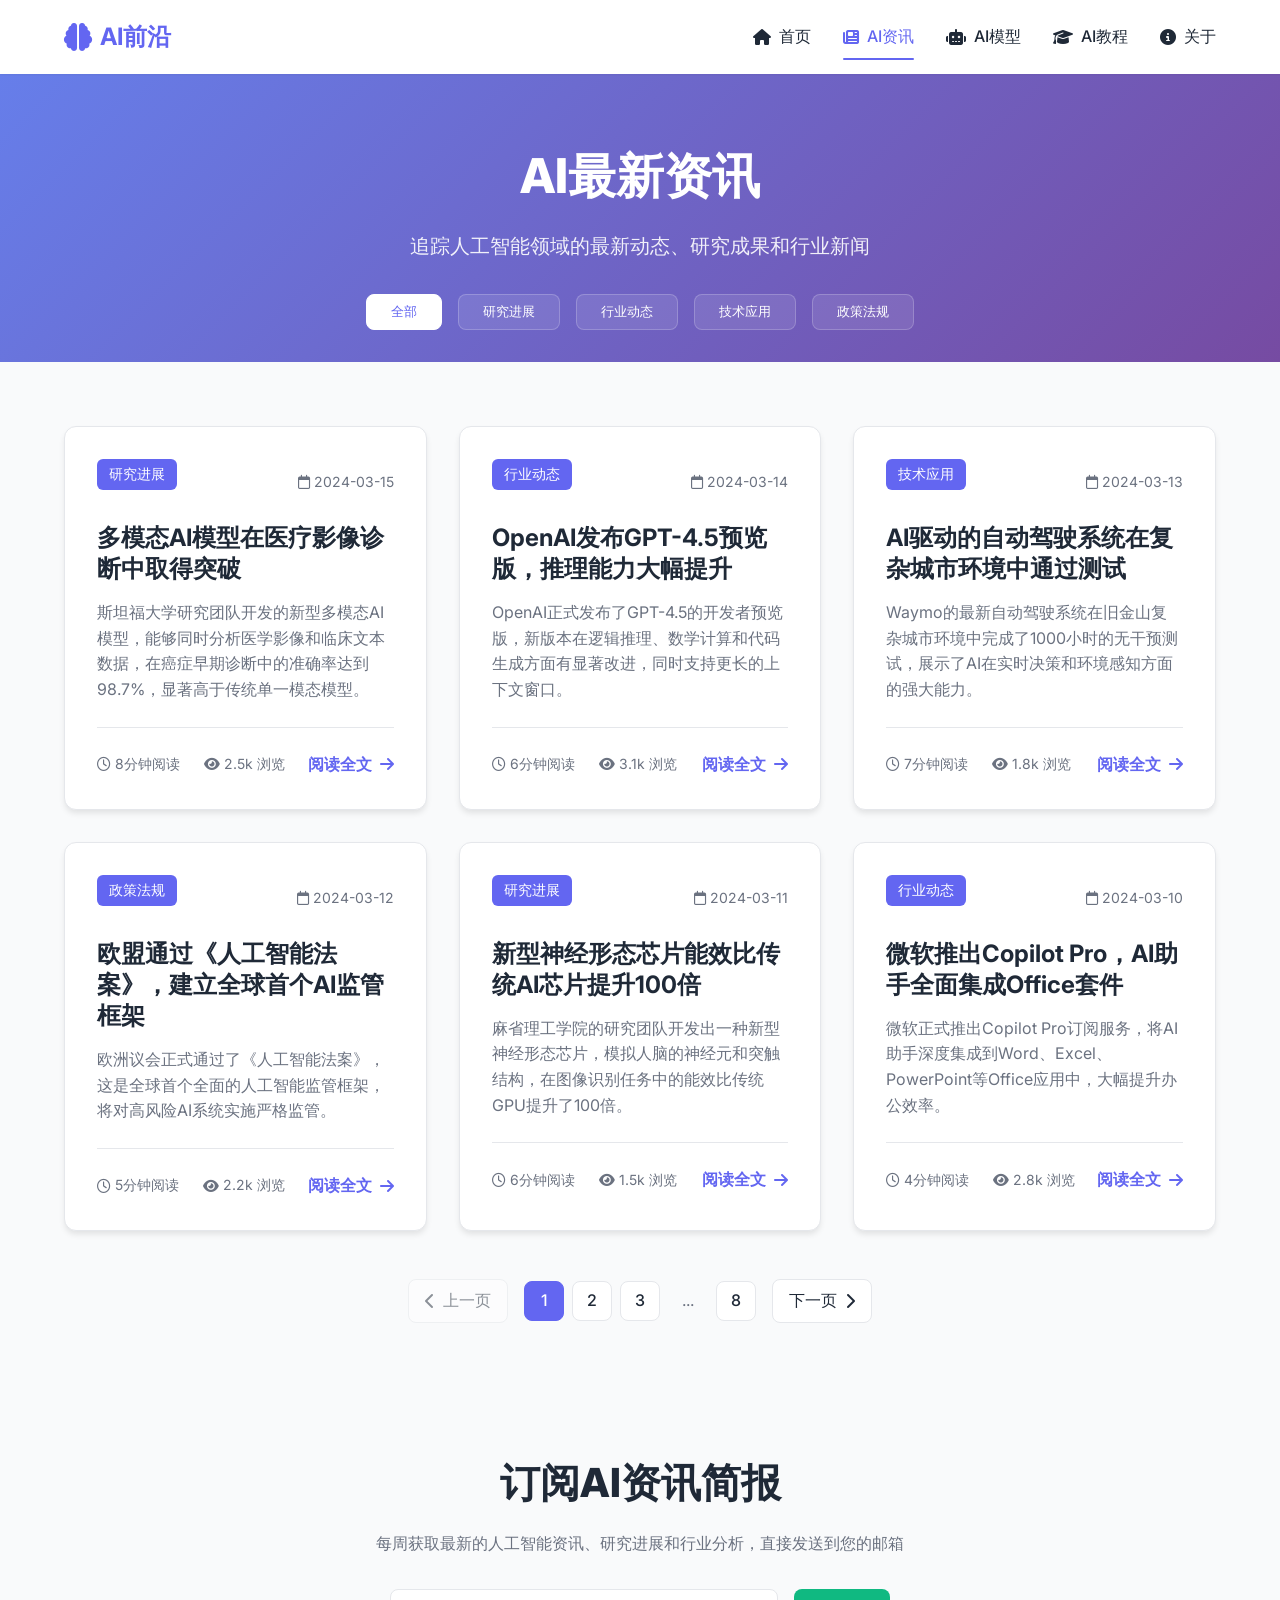
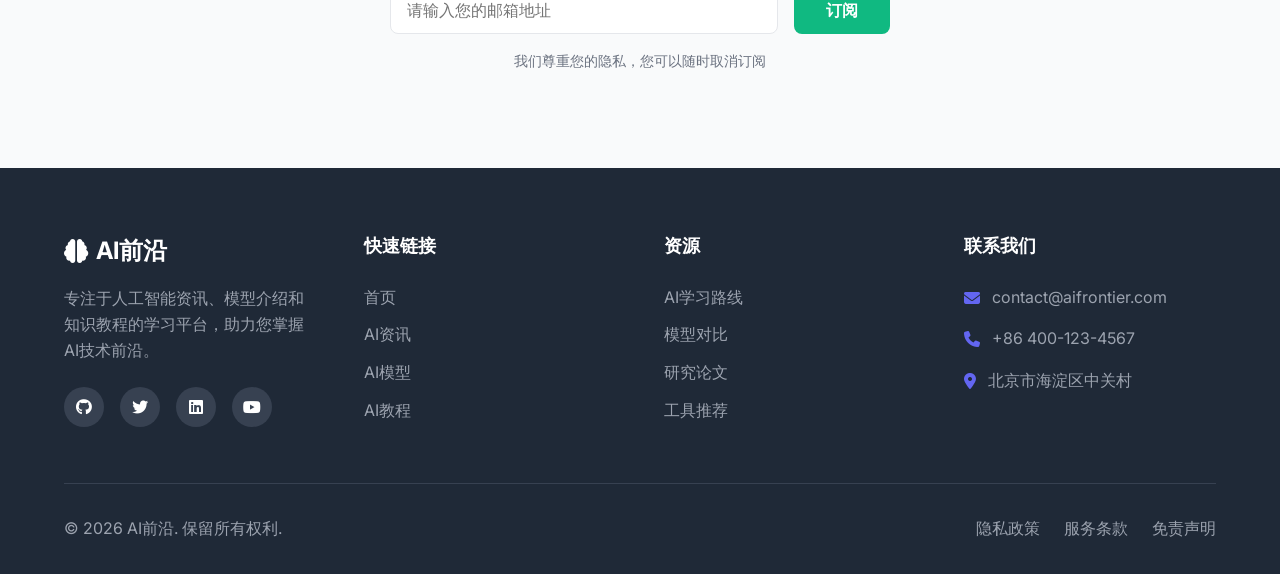
<file: pages/news.html>
<!DOCTYPE html>
<html lang="zh-CN">
<head>
    <meta charset="UTF-8">
    <meta name="viewport" content="width=device-width, initial-scale=1.0">

    <!-- SEO 元数据 -->
    <title>AI资讯 - AI前沿 | 人工智能最新动态、研究成果、行业新闻</title>
    <meta name="description" content="获取人工智能领域最新动态、研究成果和行业新闻。实时更新多模态AI、大语言模型、机器学习等前沿技术资讯。">
    <meta name="keywords" content="AI资讯,人工智能新闻,AI研究进展,行业动态,技术应用,政策法规,AI前沿,机器学习">
    <meta name="author" content="AI前沿">
    <meta name="robots" content="index, follow">

    <!-- Open Graph / Facebook -->
    <meta property="og:type" content="article">
    <meta property="og:url" content="https://aai.zoz.la/pages/news.html">
    <meta property="og:title" content="AI资讯 - 人工智能最新动态与研究成果">
    <meta property="og:description" content="获取人工智能领域最新动态、研究成果和行业新闻。实时更新AI技术发展。">
    <meta property="og:image" content="https://aai.zoz.la/images/news-og.jpg">

    <!-- 规范链接 -->
    <link rel="canonical" href="https://aai.zoz.la/pages/news.html">

    <!-- 预连接 -->
    <link rel="preconnect" href="https://fonts.googleapis.com">
    <link rel="preconnect" href="https://fonts.gstatic.com" crossorigin>
    <link rel="preconnect" href="https://cdnjs.cloudflare.com">

    <!-- 样式表 -->
    <link rel="stylesheet" href="../css/style.css">
    <link rel="stylesheet" href="https://cdnjs.cloudflare.com/ajax/libs/font-awesome/6.4.0/css/all.min.css">
    <link href="https://fonts.googleapis.com/css2?family=Inter:wght@300;400;500;600;700&family=Roboto+Mono:wght@300;400;500&display=swap" rel="stylesheet">

    <!-- JSON-LD 结构化数据 -->
    <script type="application/ld+json">
    {
      "@context": "https://schema.org",
      "@type": "NewsArticle",
      "headline": "AI资讯 - 人工智能最新动态与研究成果",
      "url": "https://aai.zoz.la/pages/news.html",
      "datePublished": "2024-03-15T08:00:00+08:00",
      "dateModified": "2024-03-15T08:00:00+08:00",
      "description": "获取人工智能领域最新动态、研究成果和行业新闻。",
      "keywords": "AI资讯,人工智能新闻,AI研究进展,行业动态,技术应用,政策法规"
    }
    </script>
</head>
<body>
    <!-- 导航栏 -->
    <nav class="navbar">
        <div class="container">
            <div class="nav-brand">
                <i class="fas fa-brain"></i>
                <span>AI前沿</span>
            </div>
            <ul class="nav-menu">
                <li><a href="../index.html"><i class="fas fa-home"></i> 首页</a></li>
                <li><a href="news.html" class="active"><i class="fas fa-newspaper"></i> AI资讯</a></li>
                <li><a href="models.html"><i class="fas fa-robot"></i> AI模型</a></li>
                <li><a href="tutorials.html"><i class="fas fa-graduation-cap"></i> AI教程</a></li>
                <li><a href="#"><i class="fas fa-info-circle"></i> 关于</a></li>
            </ul>
            <div class="nav-toggle">
                <i class="fas fa-bars"></i>
            </div>
        </div>
    </nav>

    <!-- 页面标题 -->
    <section class="page-header">
        <div class="container">
            <h1>AI最新资讯</h1>
            <p class="page-subtitle">追踪人工智能领域的最新动态、研究成果和行业新闻</p>

            <!-- 分类筛选 -->
            <div class="category-filter">
                <button class="category-btn active" data-category="all">全部</button>
                <button class="category-btn" data-category="research">研究进展</button>
                <button class="category-btn" data-category="industry">行业动态</button>
                <button class="category-btn" data-category="application">技术应用</button>
                <button class="category-btn" data-category="policy">政策法规</button>
            </div>
        </div>
    </section>

    <!-- 资讯列表 -->
    <section class="news-list">
        <div class="container">
            <div class="news-grid">
                <!-- 资讯卡片 1 -->
                <article class="news-card detailed" data-category="research">
                    <div class="news-header">
                        <div class="news-category">研究进展</div>
                        <span class="news-date"><i class="far fa-calendar"></i> 2024-03-15</span>
                    </div>
                    <h2 class="news-title">多模态AI模型在医疗影像诊断中取得突破</h2>
                    <p class="news-excerpt">斯坦福大学研究团队开发的新型多模态AI模型，能够同时分析医学影像和临床文本数据，在癌症早期诊断中的准确率达到98.7%，显著高于传统单一模态模型。</p>
                    <div class="news-content">
                        <p>该研究发表在《自然·医学》杂志上，研究人员结合了卷积神经网络和Transformer架构，创建了一个能够理解医学影像、病理报告和患者病史的综合性AI系统。</p>
                        <p>模型在超过10万例临床数据上进行了训练和验证，涵盖了肺癌、乳腺癌、结直肠癌等多种常见癌症类型。研究显示，该模型不仅提高了诊断准确性，还能为医生提供可解释的诊断依据。</p>
                    </div>
                    <div class="news-footer">
                        <div class="news-meta">
                            <span><i class="far fa-clock"></i> 8分钟阅读</span>
                            <span><i class="fas fa-eye"></i> 2.5k 浏览</span>
                        </div>
                        <a href="#" class="read-more">阅读全文 <i class="fas fa-arrow-right"></i></a>
                    </div>
                </article>

                <!-- 资讯卡片 2 -->
                <article class="news-card detailed" data-category="industry">
                    <div class="news-header">
                        <div class="news-category">行业动态</div>
                        <span class="news-date"><i class="far fa-calendar"></i> 2024-03-14</span>
                    </div>
                    <h2 class="news-title">OpenAI发布GPT-4.5预览版，推理能力大幅提升</h2>
                    <p class="news-excerpt">OpenAI正式发布了GPT-4.5的开发者预览版，新版本在逻辑推理、数学计算和代码生成方面有显著改进，同时支持更长的上下文窗口。</p>
                    <div class="news-content">
                        <p>GPT-4.5采用了新的混合专家架构，参数量达到1.8万亿，相比GPT-4提升了40%。在数学推理基准测试中，新模型的准确率达到了92.3%，比GPT-4提高了15个百分点。</p>
                        <p>OpenAI表示，新模型在代码生成任务中的表现尤为突出，能够生成更复杂、更准确的代码，同时支持128K的上下文长度，适合处理长篇文档和技术文档。</p>
                    </div>
                    <div class="news-footer">
                        <div class="news-meta">
                            <span><i class="far fa-clock"></i> 6分钟阅读</span>
                            <span><i class="fas fa-eye"></i> 3.1k 浏览</span>
                        </div>
                        <a href="#" class="read-more">阅读全文 <i class="fas fa-arrow-right"></i></a>
                    </div>
                </article>

                <!-- 资讯卡片 3 -->
                <article class="news-card detailed" data-category="application">
                    <div class="news-header">
                        <div class="news-category">技术应用</div>
                        <span class="news-date"><i class="far fa-calendar"></i> 2024-03-13</span>
                    </div>
                    <h2 class="news-title">AI驱动的自动驾驶系统在复杂城市环境中通过测试</h2>
                    <p class="news-excerpt">Waymo的最新自动驾驶系统在旧金山复杂城市环境中完成了1000小时的无干预测试，展示了AI在实时决策和环境感知方面的强大能力。</p>
                    <div class="news-content">
                        <p>该系统采用了多传感器融合技术，结合激光雷达、摄像头和毫米波雷达数据，能够实时识别和预测行人、车辆和交通信号的变化。</p>
                        <p>在测试期间，系统成功处理了包括施工区域、紧急车辆通行、恶劣天气等多种复杂场景，决策准确率达到99.8%，为完全自动驾驶的商业化应用奠定了基础。</p>
                    </div>
                    <div class="news-footer">
                        <div class="news-meta">
                            <span><i class="far fa-clock"></i> 7分钟阅读</span>
                            <span><i class="fas fa-eye"></i> 1.8k 浏览</span>
                        </div>
                        <a href="#" class="read-more">阅读全文 <i class="fas fa-arrow-right"></i></a>
                    </div>
                </article>

                <!-- 资讯卡片 4 -->
                <article class="news-card detailed" data-category="policy">
                    <div class="news-header">
                        <div class="news-category">政策法规</div>
                        <span class="news-date"><i class="far fa-calendar"></i> 2024-03-12</span>
                    </div>
                    <h2 class="news-title">欧盟通过《人工智能法案》，建立全球首个AI监管框架</h2>
                    <p class="news-excerpt">欧洲议会正式通过了《人工智能法案》，这是全球首个全面的人工智能监管框架，将对高风险AI系统实施严格监管。</p>
                    <div class="news-content">
                        <p>法案将AI系统分为四个风险等级：不可接受风险、高风险、有限风险和最小风险。对于高风险AI系统，如医疗诊断、关键基础设施等，将实施严格的透明度、安全性和人工监督要求。</p>
                        <p>法案还禁止了某些被认为不可接受的AI应用，包括社会评分系统、实时远程生物识别系统（执法除外）以及利用弱点操纵行为的AI系统。</p>
                    </div>
                    <div class="news-footer">
                        <div class="news-meta">
                            <span><i class="far fa-clock"></i> 5分钟阅读</span>
                            <span><i class="fas fa-eye"></i> 2.2k 浏览</span>
                        </div>
                        <a href="#" class="read-more">阅读全文 <i class="fas fa-arrow-right"></i></a>
                    </div>
                </article>

                <!-- 资讯卡片 5 -->
                <article class="news-card detailed" data-category="research">
                    <div class="news-header">
                        <div class="news-category">研究进展</div>
                        <span class="news-date"><i class="far fa-calendar"></i> 2024-03-11</span>
                    </div>
                    <h2 class="news-title">新型神经形态芯片能效比传统AI芯片提升100倍</h2>
                    <p class="news-excerpt">麻省理工学院的研究团队开发出一种新型神经形态芯片，模拟人脑的神经元和突触结构，在图像识别任务中的能效比传统GPU提升了100倍。</p>
                    <div class="news-content">
                        <p>这种芯片采用了忆阻器技术，能够在同一物理结构中同时进行存储和计算，避免了传统冯·诺依曼架构中的内存墙问题。</p>
                        <p>在ImageNet图像识别基准测试中，该芯片在保持相同准确率的情况下，功耗仅为传统AI芯片的1%，为边缘计算和物联网设备中的AI应用开辟了新的可能性。</p>
                    </div>
                    <div class="news-footer">
                        <div class="news-meta">
                            <span><i class="far fa-clock"></i> 6分钟阅读</span>
                            <span><i class="fas fa-eye"></i> 1.5k 浏览</span>
                        </div>
                        <a href="#" class="read-more">阅读全文 <i class="fas fa-arrow-right"></i></a>
                    </div>
                </article>

                <!-- 资讯卡片 6 -->
                <article class="news-card detailed" data-category="industry">
                    <div class="news-header">
                        <div class="news-category">行业动态</div>
                        <span class="news-date"><i class="far fa-calendar"></i> 2024-03-10</span>
                    </div>
                    <h2 class="news-title">微软推出Copilot Pro，AI助手全面集成Office套件</h2>
                    <p class="news-excerpt">微软正式推出Copilot Pro订阅服务，将AI助手深度集成到Word、Excel、PowerPoint等Office应用中，大幅提升办公效率。</p>
                    <div class="news-content">
                        <p>Copilot Pro能够根据自然语言指令自动生成文档内容、分析Excel数据、创建演示文稿，还能在Outlook中帮助撰写邮件和安排会议。</p>
                        <p>微软表示，Copilot Pro基于GPT-4技术，但针对办公场景进行了专门优化，能够理解复杂的办公文档结构和业务逻辑，提供更准确、更相关的建议。</p>
                    </div>
                    <div class="news-footer">
                        <div class="news-meta">
                            <span><i class="far fa-clock"></i> 4分钟阅读</span>
                            <span><i class="fas fa-eye"></i> 2.8k 浏览</span>
                        </div>
                        <a href="#" class="read-more">阅读全文 <i class="fas fa-arrow-right"></i></a>
                    </div>
                </article>
            </div>

            <!-- 分页 -->
            <div class="pagination">
                <a href="#" class="page-btn disabled"><i class="fas fa-chevron-left"></i> 上一页</a>
                <div class="page-numbers">
                    <a href="#" class="page-number active">1</a>
                    <a href="#" class="page-number">2</a>
                    <a href="#" class="page-number">3</a>
                    <span class="page-dots">...</span>
                    <a href="#" class="page-number">8</a>
                </div>
                <a href="#" class="page-btn">下一页 <i class="fas fa-chevron-right"></i></a>
            </div>
        </div>
    </section>

    <!-- 订阅区域 -->
    <section class="newsletter">
        <div class="container">
            <div class="newsletter-content">
                <h2>订阅AI资讯简报</h2>
                <p>每周获取最新的人工智能资讯、研究进展和行业分析，直接发送到您的邮箱</p>
                <form class="newsletter-form">
                    <input type="email" placeholder="请输入您的邮箱地址" required>
                    <button type="submit" class="btn btn-primary">订阅</button>
                </form>
                <p class="newsletter-note">我们尊重您的隐私，您可以随时取消订阅</p>
            </div>
        </div>
    </section>

    <!-- 页脚 -->
    <footer class="footer">
        <div class="container">
            <div class="footer-content">
                <div class="footer-section">
                    <div class="footer-brand">
                        <i class="fas fa-brain"></i>
                        <span>AI前沿</span>
                    </div>
                    <p class="footer-description">
                        专注于人工智能资讯、模型介绍和知识教程的学习平台，助力您掌握AI技术前沿。
                    </p>
                    <div class="social-links">
                        <a href="#"><i class="fab fa-github"></i></a>
                        <a href="#"><i class="fab fa-twitter"></i></a>
                        <a href="#"><i class="fab fa-linkedin"></i></a>
                        <a href="#"><i class="fab fa-youtube"></i></a>
                    </div>
                </div>

                <div class="footer-section">
                    <h4>快速链接</h4>
                    <ul class="footer-links">
                        <li><a href="../index.html">首页</a></li>
                        <li><a href="news.html">AI资讯</a></li>
                        <li><a href="models.html">AI模型</a></li>
                        <li><a href="tutorials.html">AI教程</a></li>
                    </ul>
                </div>

                <div class="footer-section">
                    <h4>资源</h4>
                    <ul class="footer-links">
                        <li><a href="#">AI学习路线</a></li>
                        <li><a href="#">模型对比</a></li>
                        <li><a href="#">研究论文</a></li>
                        <li><a href="#">工具推荐</a></li>
                    </ul>
                </div>

                <div class="footer-section">
                    <h4>联系我们</h4>
                    <ul class="footer-contact">
                        <li><i class="fas fa-envelope"></i> contact@aifrontier.com</li>
                        <li><i class="fas fa-phone"></i> +86 400-123-4567</li>
                        <li><i class="fas fa-map-marker-alt"></i> 北京市海淀区中关村</li>
                    </ul>
                </div>
            </div>

            <div class="footer-bottom">
                <p>&copy; 2024 AI前沿. 保留所有权利.</p>
                <div class="footer-legal">
                    <a href="#">隐私政策</a>
                    <a href="#">服务条款</a>
                    <a href="#">免责声明</a>
                </div>
            </div>
        </div>
    </footer>

    <script src="../js/main.js"></script>
    <script src="../js/news.js"></script>
</body>
</html>
</file>
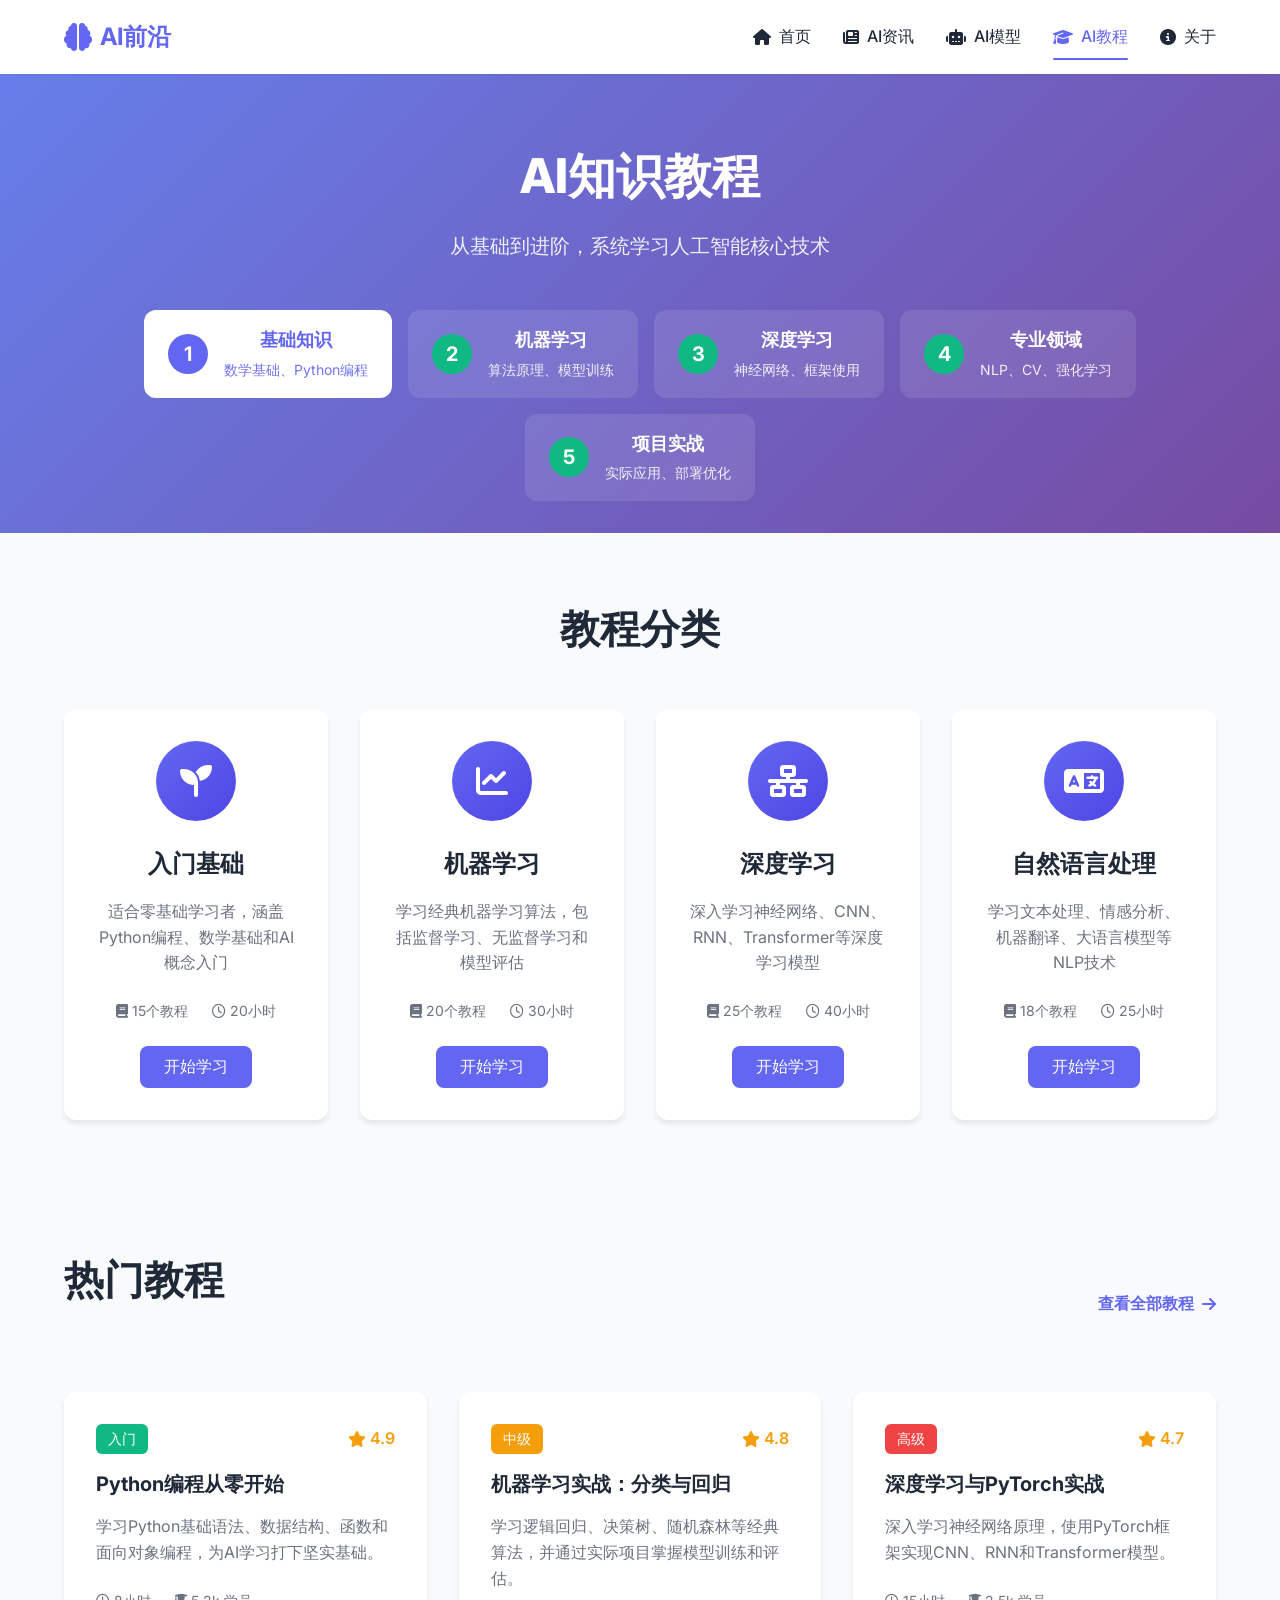
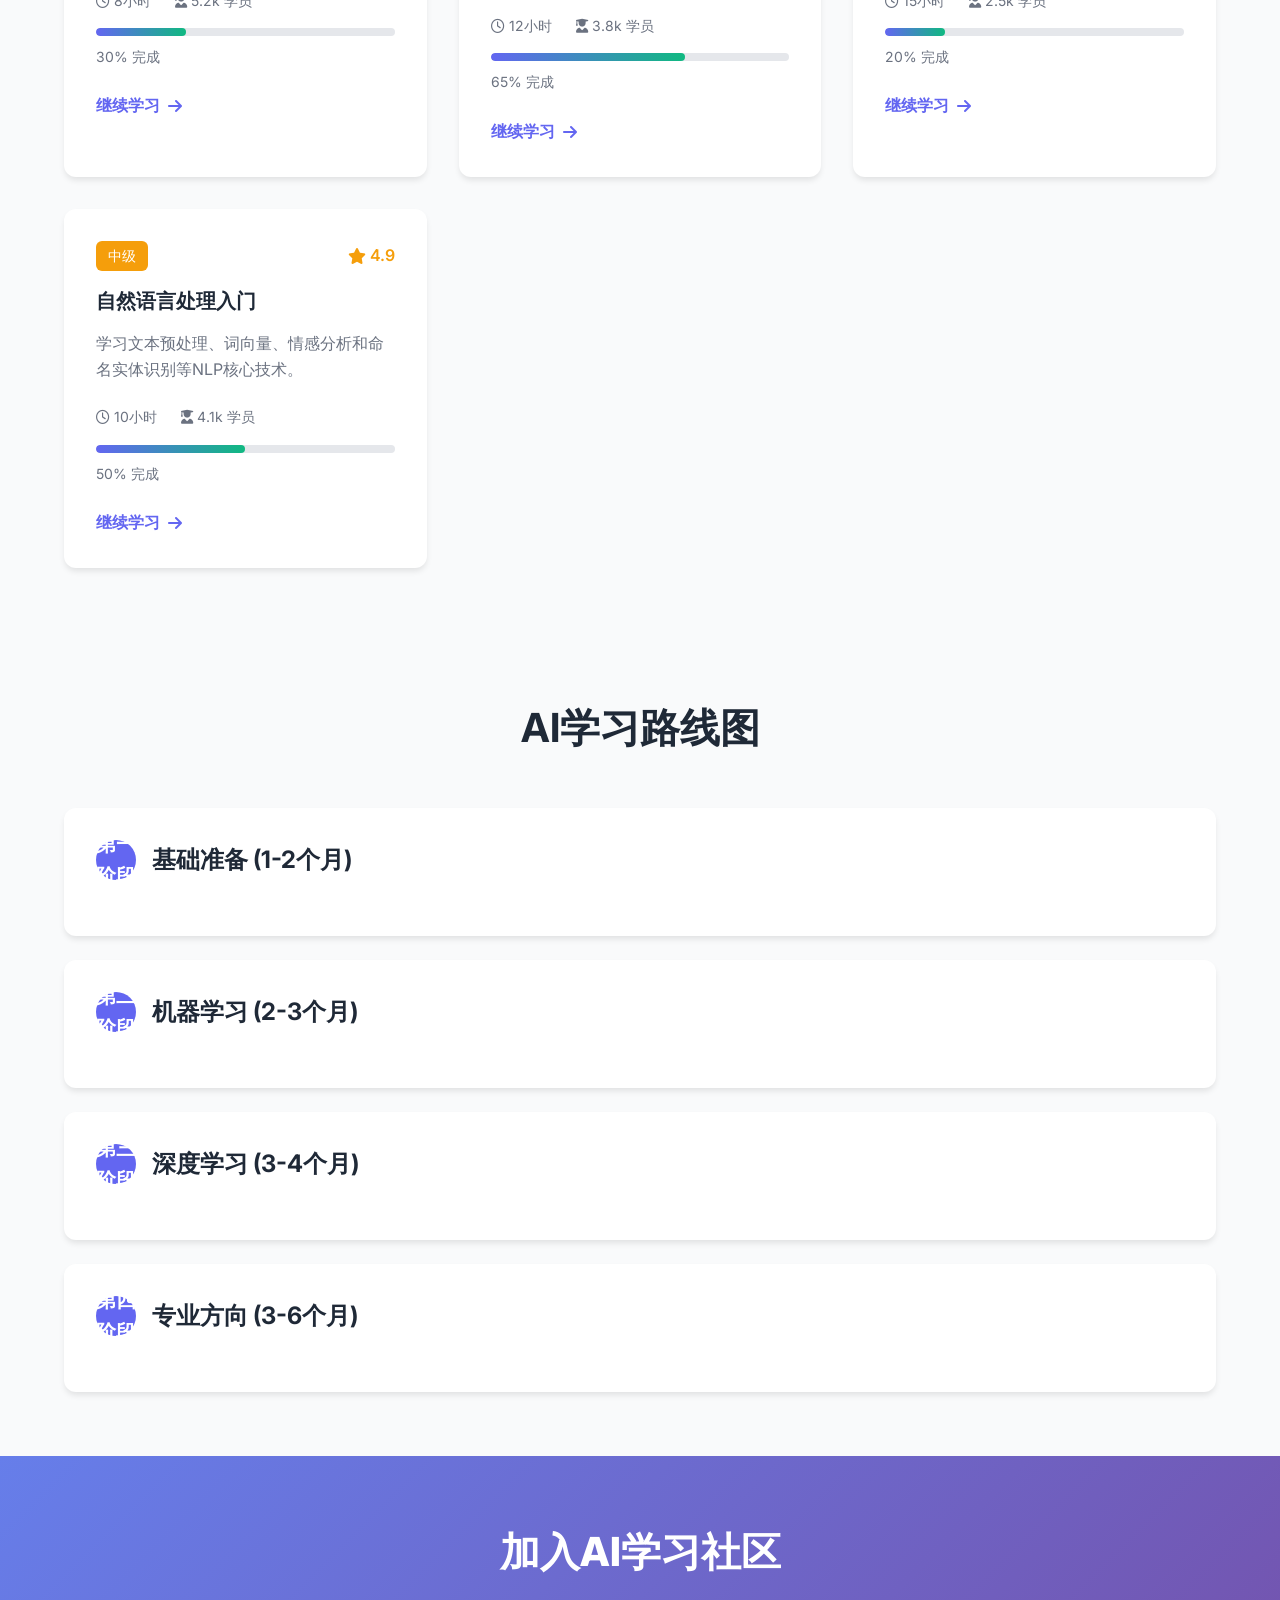
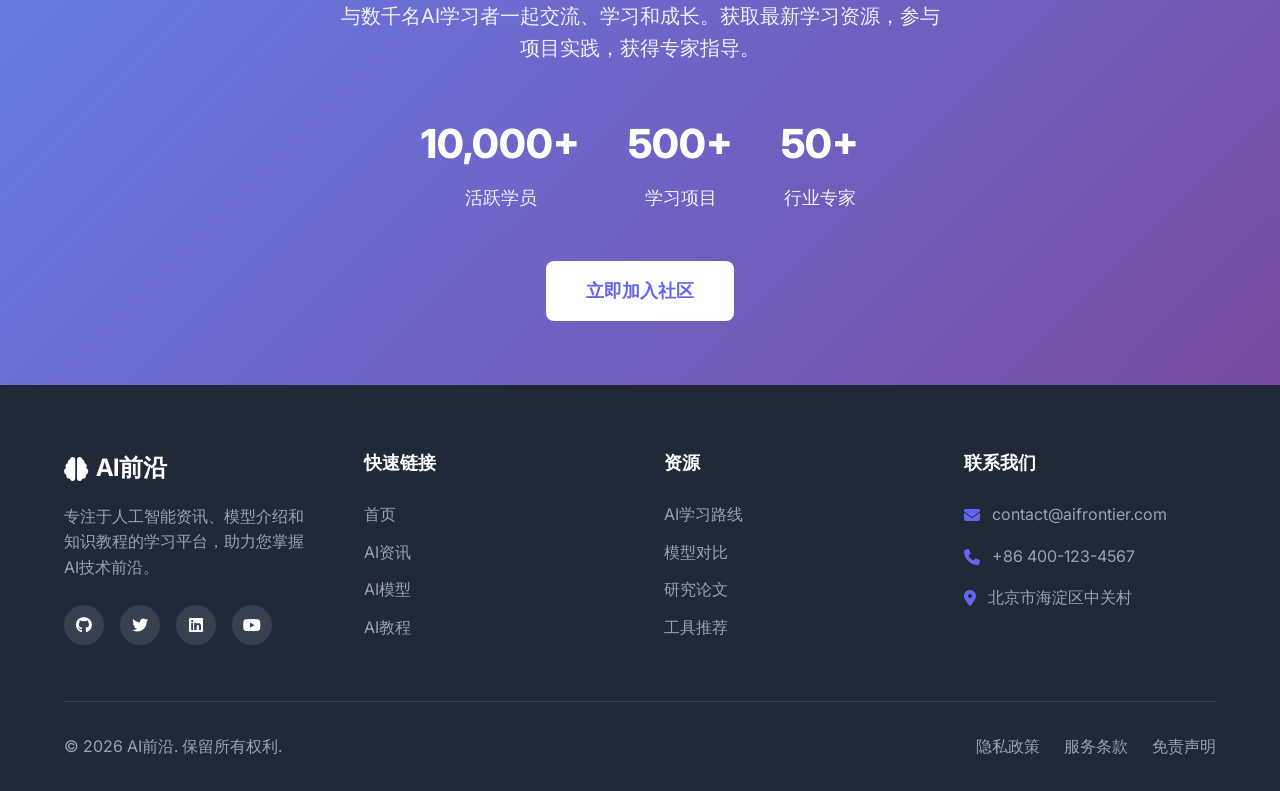
<file: pages/tutorials.html>
<!DOCTYPE html>
<html lang="zh-CN">
<head>
    <meta charset="UTF-8">
    <meta name="viewport" content="width=device-width, initial-scale=1.0">
    <title>AI教程 - AI前沿</title>
    <link rel="stylesheet" href="../css/style.css">
    <link rel="stylesheet" href="https://cdnjs.cloudflare.com/ajax/libs/font-awesome/6.4.0/css/all.min.css">
    <link href="https://fonts.googleapis.com/css2?family=Inter:wght@300;400;500;600;700&family=Roboto+Mono:wght@300;400;500&display=swap" rel="stylesheet">
</head>
<body>
    <!-- 导航栏 -->
    <nav class="navbar">
        <div class="container">
            <div class="nav-brand">
                <i class="fas fa-brain"></i>
                <span>AI前沿</span>
            </div>
            <ul class="nav-menu">
                <li><a href="../index.html"><i class="fas fa-home"></i> 首页</a></li>
                <li><a href="news.html"><i class="fas fa-newspaper"></i> AI资讯</a></li>
                <li><a href="models.html"><i class="fas fa-robot"></i> AI模型</a></li>
                <li><a href="tutorials.html" class="active"><i class="fas fa-graduation-cap"></i> AI教程</a></li>
                <li><a href="#"><i class="fas fa-info-circle"></i> 关于</a></li>
            </ul>
            <div class="nav-toggle">
                <i class="fas fa-bars"></i>
            </div>
        </div>
    </nav>

    <!-- 页面标题 -->
    <section class="page-header">
        <div class="container">
            <h1>AI知识教程</h1>
            <p class="page-subtitle">从基础到进阶，系统学习人工智能核心技术</p>

            <!-- 学习路径 -->
            <div class="learning-path">
                <div class="path-step active">
                    <div class="step-number">1</div>
                    <div class="step-content">
                        <h4>基础知识</h4>
                        <p>数学基础、Python编程</p>
                    </div>
                </div>
                <div class="path-step">
                    <div class="step-number">2</div>
                    <div class="step-content">
                        <h4>机器学习</h4>
                        <p>算法原理、模型训练</p>
                    </div>
                </div>
                <div class="path-step">
                    <div class="step-number">3</div>
                    <div class="step-content">
                        <h4>深度学习</h4>
                        <p>神经网络、框架使用</p>
                    </div>
                </div>
                <div class="path-step">
                    <div class="step-number">4</div>
                    <div class="step-content">
                        <h4>专业领域</h4>
                        <p>NLP、CV、强化学习</p>
                    </div>
                </div>
                <div class="path-step">
                    <div class="step-number">5</div>
                    <div class="step-content">
                        <h4>项目实战</h4>
                        <p>实际应用、部署优化</p>
                    </div>
                </div>
            </div>
        </div>
    </section>

    <!-- 教程分类 -->
    <section class="tutorial-categories">
        <div class="container">
            <h2 class="section-title">教程分类</h2>
            <div class="categories-grid">
                <div class="category-card" data-category="beginner">
                    <div class="category-icon">
                        <i class="fas fa-seedling"></i>
                    </div>
                    <h3>入门基础</h3>
                    <p>适合零基础学习者，涵盖Python编程、数学基础和AI概念入门</p>
                    <div class="category-stats">
                        <span><i class="fas fa-book"></i> 15个教程</span>
                        <span><i class="far fa-clock"></i> 20小时</span>
                    </div>
                    <a href="#beginner" class="category-link">开始学习</a>
                </div>

                <div class="category-card" data-category="ml">
                    <div class="category-icon">
                        <i class="fas fa-chart-line"></i>
                    </div>
                    <h3>机器学习</h3>
                    <p>学习经典机器学习算法，包括监督学习、无监督学习和模型评估</p>
                    <div class="category-stats">
                        <span><i class="fas fa-book"></i> 20个教程</span>
                        <span><i class="far fa-clock"></i> 30小时</span>
                    </div>
                    <a href="#ml" class="category-link">开始学习</a>
                </div>

                <div class="category-card" data-category="dl">
                    <div class="category-icon">
                        <i class="fas fa-network-wired"></i>
                    </div>
                    <h3>深度学习</h3>
                    <p>深入学习神经网络、CNN、RNN、Transformer等深度学习模型</p>
                    <div class="category-stats">
                        <span><i class="fas fa-book"></i> 25个教程</span>
                        <span><i class="far fa-clock"></i> 40小时</span>
                    </div>
                    <a href="#dl" class="category-link">开始学习</a>
                </div>

                <div class="category-card" data-category="nlp">
                    <div class="category-icon">
                        <i class="fas fa-language"></i>
                    </div>
                    <h3>自然语言处理</h3>
                    <p>学习文本处理、情感分析、机器翻译、大语言模型等NLP技术</p>
                    <div class="category-stats">
                        <span><i class="fas fa-book"></i> 18个教程</span>
                        <span><i class="far fa-clock"></i> 25小时</span>
                    </div>
                    <a href="#nlp" class="category-link">开始学习</a>
                </div>
            </div>
        </div>
    </section>

    <!-- 热门教程 -->
    <section class="popular-tutorials">
        <div class="container">
            <div class="section-header">
                <h2 class="section-title">热门教程</h2>
                <a href="#" class="view-all">查看全部教程 <i class="fas fa-arrow-right"></i></a>
            </div>

            <div class="tutorials-grid">
                <!-- 教程卡片 1 -->
                <article class="tutorial-card" data-category="beginner">
                    <div class="tutorial-header">
                        <div class="tutorial-level beginner">入门</div>
                        <div class="tutorial-rating">
                            <i class="fas fa-star"></i>
                            <span>4.9</span>
                        </div>
                    </div>
                    <h3 class="tutorial-title">Python编程从零开始</h3>
                    <p class="tutorial-description">学习Python基础语法、数据结构、函数和面向对象编程，为AI学习打下坚实基础。</p>
                    <div class="tutorial-meta">
                        <span><i class="far fa-clock"></i> 8小时</span>
                        <span><i class="fas fa-user-graduate"></i> 5.2k 学员</span>
                    </div>
                    <div class="tutorial-progress">
                        <div class="progress-bar">
                            <div class="progress" style="width: 30%"></div>
                        </div>
                        <span class="progress-text">30% 完成</span>
                    </div>
                    <a href="#" class="tutorial-link">继续学习 <i class="fas fa-arrow-right"></i></a>
                </article>

                <!-- 教程卡片 2 -->
                <article class="tutorial-card" data-category="ml">
                    <div class="tutorial-header">
                        <div class="tutorial-level intermediate">中级</div>
                        <div class="tutorial-rating">
                            <i class="fas fa-star"></i>
                            <span>4.8</span>
                        </div>
                    </div>
                    <h3 class="tutorial-title">机器学习实战：分类与回归</h3>
                    <p class="tutorial-description">学习逻辑回归、决策树、随机森林等经典算法，并通过实际项目掌握模型训练和评估。</p>
                    <div class="tutorial-meta">
                        <span><i class="far fa-clock"></i> 12小时</span>
                        <span><i class="fas fa-user-graduate"></i> 3.8k 学员</span>
                    </div>
                    <div class="tutorial-progress">
                        <div class="progress-bar">
                            <div class="progress" style="width: 65%"></div>
                        </div>
                        <span class="progress-text">65% 完成</span>
                    </div>
                    <a href="#" class="tutorial-link">继续学习 <i class="fas fa-arrow-right"></i></a>
                </article>

                <!-- 教程卡片 3 -->
                <article class="tutorial-card" data-category="dl">
                    <div class="tutorial-header">
                        <div class="tutorial-level advanced">高级</div>
                        <div class="tutorial-rating">
                            <i class="fas fa-star"></i>
                            <span>4.7</span>
                        </div>
                    </div>
                    <h3 class="tutorial-title">深度学习与PyTorch实战</h3>
                    <p class="tutorial-description">深入学习神经网络原理，使用PyTorch框架实现CNN、RNN和Transformer模型。</p>
                    <div class="tutorial-meta">
                        <span><i class="far fa-clock"></i> 15小时</span>
                        <span><i class="fas fa-user-graduate"></i> 2.5k 学员</span>
                    </div>
                    <div class="tutorial-progress">
                        <div class="progress-bar">
                            <div class="progress" style="width: 20%"></div>
                        </div>
                        <span class="progress-text">20% 完成</span>
                    </div>
                    <a href="#" class="tutorial-link">继续学习 <i class="fas fa-arrow-right"></i></a>
                </article>

                <!-- 教程卡片 4 -->
                <article class="tutorial-card" data-category="nlp">
                    <div class="tutorial-header">
                        <div class="tutorial-level intermediate">中级</div>
                        <div class="tutorial-rating">
                            <i class="fas fa-star"></i>
                            <span>4.9</span>
                        </div>
                    </div>
                    <h3 class="tutorial-title">自然语言处理入门</h3>
                    <p class="tutorial-description">学习文本预处理、词向量、情感分析和命名实体识别等NLP核心技术。</p>
                    <div class="tutorial-meta">
                        <span><i class="far fa-clock"></i> 10小时</span>
                        <span><i class="fas fa-user-graduate"></i> 4.1k 学员</span>
                    </div>
                    <div class="tutorial-progress">
                        <div class="progress-bar">
                            <div class="progress" style="width: 50%"></div>
                        </div>
                        <span class="progress-text">50% 完成</span>
                    </div>
                    <a href="#" class="tutorial-link">继续学习 <i class="fas fa-arrow-right"></i></a>
                </article>
            </div>
        </div>
    </section>

    <!-- 学习路线图 -->
    <section class="roadmap">
        <div class="container">
            <h2 class="section-title">AI学习路线图</h2>
            <div class="roadmap-container">
                <div class="roadmap-phase">
                    <div class="phase-header">
                        <div class="phase-number">第一阶段</div>
                        <h3>基础准备 (1-2个月)</h3>
                    </div>
                    <div class="phase-content">
                        <ul class="phase-topics">
                            <li><i class="fas fa-check-circle"></i> Python编程基础</li>
                            <li><i class="fas fa-check-circle"></i> 线性代数与概率统计</li>
                            <li><i class="fas fa-check-circle"></i> 数据结构与算法</li>
                            <li><i class="fas fa-check-circle"></i> Git版本控制</li>
                        </ul>
                        <div class="phase-resources">
                            <h4>推荐资源</h4>
                            <div class="resources-list">
                                <a href="#" class="resource-link">Python官方教程</a>
                                <a href="#" class="resource-link">吴恩达数学课</a>
                                <a href="#" class="resource-link">Git入门指南</a>
                            </div>
                        </div>
                    </div>
                </div>

                <div class="roadmap-phase">
                    <div class="phase-header">
                        <div class="phase-number">第二阶段</div>
                        <h3>机器学习 (2-3个月)</h3>
                    </div>
                    <div class="phase-content">
                        <ul class="phase-topics">
                            <li><i class="fas fa-check-circle"></i> 监督学习算法</li>
                            <li><i class="fas fa-check-circle"></i> 无监督学习算法</li>
                            <li><i class="fas fa-check-circle"></i> 模型评估与优化</li>
                            <li><i class="fas fa-check-circle"></i> Scikit-learn实战</li>
                        </ul>
                        <div class="phase-resources">
                            <h4>推荐资源</h4>
                            <div class="resources-list">
                                <a href="#" class="resource-link">吴恩达机器学习</a>
                                <a href="#" class="resource-link">Scikit-learn文档</a>
                                <a href="#" class="resource-link">Kaggle竞赛</a>
                            </div>
                        </div>
                    </div>
                </div>

                <div class="roadmap-phase">
                    <div class="phase-header">
                        <div class="phase-number">第三阶段</div>
                        <h3>深度学习 (3-4个月)</h3>
                    </div>
                    <div class="phase-content">
                        <ul class="phase-topics">
                            <li><i class="fas fa-check-circle"></i> 神经网络基础</li>
                            <li><i class="fas fa-check-circle"></i> CNN与计算机视觉</li>
                            <li><i class="fas fa-check-circle"></i> RNN与时间序列</li>
                            <li><i class="fas fa-check-circle"></i> Transformer架构</li>
                        </ul>
                        <div class="phase-resources">
                            <h4>推荐资源</h4>
                            <div class="resources-list">
                                <a href="#" class="resource-link">PyTorch官方教程</a>
                                <a href="#" class="resource-link">TensorFlow指南</a>
                                <a href="#" class="resource-link">深度学习书籍</a>
                            </div>
                        </div>
                    </div>
                </div>

                <div class="roadmap-phase">
                    <div class="phase-header">
                        <div class="phase-number">第四阶段</div>
                        <h3>专业方向 (3-6个月)</h3>
                    </div>
                    <div class="phase-content">
                        <ul class="phase-topics">
                            <li><i class="fas fa-check-circle"></i> 自然语言处理</li>
                            <li><i class="fas fa-check-circle"></i> 计算机视觉</li>
                            <li><i class="fas fa-check-circle"></i> 强化学习</li>
                            <li><i class="fas fa-check-circle"></i> 大语言模型</li>
                        </ul>
                        <div class="phase-resources">
                            <h4>推荐资源</h4>
                            <div class="resources-list">
                                <a href="#" class="resource-link">Hugging Face课程</a>
                                <a href="#" class="resource-link">OpenAI文档</a>
                                <a href="#" class="resource-link">研究论文阅读</a>
                            </div>
                        </div>
                    </div>
                </div>
            </div>
        </div>
    </section>

    <!-- 学习社区 -->
    <section class="learning-community">
        <div class="container">
            <div class="community-content">
                <h2>加入AI学习社区</h2>
                <p>与数千名AI学习者一起交流、学习和成长。获取最新学习资源，参与项目实践，获得专家指导。</p>
                <div class="community-stats">
                    <div class="community-stat">
                        <div class="stat-number">10,000+</div>
                        <div class="stat-label">活跃学员</div>
                    </div>
                    <div class="community-stat">
                        <div class="stat-number">500+</div>
                        <div class="stat-label">学习项目</div>
                    </div>
                    <div class="community-stat">
                        <div class="stat-number">50+</div>
                        <div class="stat-label">行业专家</div>
                    </div>
                </div>
                <a href="#" class="btn btn-primary">立即加入社区</a>
            </div>
        </div>
    </section>

    <!-- 页脚 -->
    <footer class="footer">
        <div class="container">
            <div class="footer-content">
                <div class="footer-section">
                    <div class="footer-brand">
                        <i class="fas fa-brain"></i>
                        <span>AI前沿</span>
                    </div>
                    <p class="footer-description">
                        专注于人工智能资讯、模型介绍和知识教程的学习平台，助力您掌握AI技术前沿。
                    </p>
                    <div class="social-links">
                        <a href="#"><i class="fab fa-github"></i></a>
                        <a href="#"><i class="fab fa-twitter"></i></a>
                        <a href="#"><i class="fab fa-linkedin"></i></a>
                        <a href="#"><i class="fab fa-youtube"></i></a>
                    </div>
                </div>

                <div class="footer-section">
                    <h4>快速链接</h4>
                    <ul class="footer-links">
                        <li><a href="../index.html">首页</a></li>
                        <li><a href="news.html">AI资讯</a></li>
                        <li><a href="models.html">AI模型</a></li>
                        <li><a href="tutorials.html">AI教程</a></li>
                    </ul>
                </div>

                <div class="footer-section">
                    <h4>资源</h4>
                    <ul class="footer-links">
                        <li><a href="#">AI学习路线</a></li>
                        <li><a href="#">模型对比</a></li>
                        <li><a href="#">研究论文</a></li>
                        <li><a href="#">工具推荐</a></li>
                    </ul>
                </div>

                <div class="footer-section">
                    <h4>联系我们</h4>
                    <ul class="footer-contact">
                        <li><i class="fas fa-envelope"></i> contact@aifrontier.com</li>
                        <li><i class="fas fa-phone"></i> +86 400-123-4567</li>
                        <li><i class="fas fa-map-marker-alt"></i> 北京市海淀区中关村</li>
                    </ul>
                </div>
            </div>

            <div class="footer-bottom">
                <p>&copy; 2024 AI前沿. 保留所有权利.</p>
                <div class="footer-legal">
                    <a href="#">隐私政策</a>
                    <a href="#">服务条款</a>
                    <a href="#">免责声明</a>
                </div>
            </div>
        </div>
    </footer>

    <script src="../js/main.js"></script>
    <script src="../js/tutorials.js"></script>
</body>
</html>
</file>
<file: css/style.css>
/* 基础样式重置 */
* {
    margin: 0;
    padding: 0;
    box-sizing: border-box;
}

:root {
    --primary-color: #6366f1;
    --primary-dark: #4f46e5;
    --secondary-color: #10b981;
    --dark-color: #1f2937;
    --light-color: #f9fafb;
    --gray-color: #6b7280;
    --gray-light: #e5e7eb;
    --danger-color: #ef4444;
    --warning-color: #f59e0b;
    --success-color: #10b981;

    --font-primary: 'Inter', sans-serif;
    --font-mono: 'Roboto Mono', monospace;

    --shadow-sm: 0 1px 2px 0 rgba(0, 0, 0, 0.05);
    --shadow-md: 0 4px 6px -1px rgba(0, 0, 0, 0.1);
    --shadow-lg: 0 10px 15px -3px rgba(0, 0, 0, 0.1);
    --shadow-xl: 0 20px 25px -5px rgba(0, 0, 0, 0.1);

    --radius-sm: 0.375rem;
    --radius-md: 0.5rem;
    --radius-lg: 0.75rem;
    --radius-xl: 1rem;
}

body {
    font-family: var(--font-primary);
    line-height: 1.6;
    color: var(--dark-color);
    background-color: var(--light-color);
}

.container {
    max-width: 1200px;
    margin: 0 auto;
    padding: 0 1.5rem;
}

/* 导航栏样式 */
.navbar {
    background-color: white;
    box-shadow: var(--shadow-sm);
    position: sticky;
    top: 0;
    z-index: 1000;
    padding: 1rem 0;
}

.navbar .container {
    display: flex;
    justify-content: space-between;
    align-items: center;
}

.nav-brand {
    display: flex;
    align-items: center;
    gap: 0.5rem;
    font-size: 1.5rem;
    font-weight: 700;
    color: var(--primary-color);
}

.nav-brand i {
    font-size: 1.75rem;
}

.nav-menu {
    display: flex;
    list-style: none;
    gap: 2rem;
}

.nav-menu a {
    text-decoration: none;
    color: var(--dark-color);
    font-weight: 500;
    padding: 0.5rem 0;
    position: relative;
    transition: color 0.3s ease;
    display: flex;
    align-items: center;
    gap: 0.5rem;
}

.nav-menu a:hover {
    color: var(--primary-color);
}

.nav-menu a.active {
    color: var(--primary-color);
}

.nav-menu a.active::after {
    content: '';
    position: absolute;
    bottom: -2px;
    left: 0;
    right: 0;
    height: 2px;
    background-color: var(--primary-color);
    border-radius: 1px;
}

.nav-toggle {
    display: none;
    font-size: 1.5rem;
    cursor: pointer;
    color: var(--dark-color);
}

/* 英雄区域样式 */
.hero {
    padding: 5rem 0;
    background: linear-gradient(135deg, #667eea 0%, #764ba2 100%);
    color: white;
    position: relative;
    overflow: hidden;
}

.hero .container {
    display: grid;
    grid-template-columns: 1fr 1fr;
    gap: 4rem;
    align-items: center;
}

.hero-content h1 {
    font-size: 3.5rem;
    font-weight: 800;
    line-height: 1.2;
    margin-bottom: 1.5rem;
}

.hero-subtitle {
    font-size: 1.25rem;
    opacity: 0.9;
    margin-bottom: 2rem;
}

.hero-stats {
    display: flex;
    gap: 2rem;
    margin-bottom: 2rem;
}

.stat {
    display: flex;
    align-items: center;
    gap: 0.5rem;
    font-size: 1.1rem;
}

.stat i {
    font-size: 1.5rem;
    color: var(--secondary-color);
}

.btn {
    display: inline-block;
    padding: 0.75rem 2rem;
    border-radius: var(--radius-md);
    font-weight: 600;
    text-decoration: none;
    transition: all 0.3s ease;
    border: none;
    cursor: pointer;
    font-size: 1rem;
}

.btn-primary {
    background-color: var(--secondary-color);
    color: white;
}

.btn-primary:hover {
    background-color: #0da271;
    transform: translateY(-2px);
    box-shadow: var(--shadow-lg);
}

.ai-visual {
    position: relative;
    height: 300px;
    background: rgba(255, 255, 255, 0.05);
    border-radius: var(--radius-xl);
    backdrop-filter: blur(10px);
    overflow: hidden;
    display: flex;
    align-items: center;
    justify-content: center;
}


/* Hero区域广告样式 */
.hero-ads {
    z-index: 10;
}

.hero-ad {
    width: 200px;
    height: 200px;
    border-radius: var(--radius-lg);
    background: rgba(255, 255, 255, 0.15);
    backdrop-filter: blur(10px);
    border: 1px solid rgba(255, 255, 255, 0.2);
    display: flex;
    align-items: center;
    justify-content: center;
    overflow: hidden;
    position: relative;
    cursor: pointer;
    transition: all 0.3s ease;
    box-shadow: var(--shadow-md);
}

.hero-ad:hover {
    background: rgba(255, 255, 255, 0.25);
    box-shadow: var(--shadow-lg);
}

.hero-ad::before {
    content: '';
    position: absolute;
    top: 0;
    left: 0;
    right: 0;
    bottom: 0;
    background: linear-gradient(45deg, rgba(255, 255, 255, 0.1), rgba(255, 255, 255, 0.2));
    border-radius: 50%;
}

.hero-ad ins {
    width: 100% !important;
    height: 100% !important;
    display: flex !important;
    align-items: center !important;
    justify-content: center !important;
}


/* 响应式设计 */
@media (max-width: 768px) {
    .hero-ad {
        width: 150px;
        height: 150px;
    }
}

/* 功能区域样式 */
.features {
    padding: 5rem 0;
    background-color: white;
}

.section-title {
    font-size: 2.5rem;
    font-weight: 700;
    text-align: center;
    margin-bottom: 3rem;
    color: var(--dark-color);
}

.features-grid {
    display: grid;
    grid-template-columns: repeat(auto-fit, minmax(300px, 1fr));
    gap: 2rem;
}

.feature-card {
    background: white;
    padding: 2rem;
    border-radius: var(--radius-lg);
    box-shadow: var(--shadow-md);
    transition: transform 0.3s ease, box-shadow 0.3s ease;
    border: 1px solid var(--gray-light);
}

.feature-card:hover {
    transform: translateY(-5px);
    box-shadow: var(--shadow-xl);
}

.feature-icon {
    width: 60px;
    height: 60px;
    background: linear-gradient(135deg, var(--primary-color), var(--primary-dark));
    border-radius: var(--radius-md);
    display: flex;
    align-items: center;
    justify-content: center;
    margin-bottom: 1.5rem;
    color: white;
    font-size: 1.5rem;
}

.feature-card h3 {
    font-size: 1.5rem;
    margin-bottom: 1rem;
    color: var(--dark-color);
}

.feature-card p {
    color: var(--gray-color);
    margin-bottom: 1.5rem;
}

.feature-link {
    display: inline-flex;
    align-items: center;
    gap: 0.5rem;
    color: var(--primary-color);
    text-decoration: none;
    font-weight: 600;
    transition: gap 0.3s ease;
}

.feature-link:hover {
    gap: 1rem;
}

/* 资讯预览样式 */
.news-preview {
    padding: 5rem 0;
    background-color: var(--light-color);
}

.section-header {
    display: flex;
    justify-content: space-between;
    align-items: center;
    margin-bottom: 2rem;
}

.view-all {
    display: inline-flex;
    align-items: center;
    gap: 0.5rem;
    color: var(--primary-color);
    text-decoration: none;
    font-weight: 600;
    transition: gap 0.3s ease;
}

.view-all:hover {
    gap: 1rem;
}

.news-grid {
    display: grid;
    grid-template-columns: repeat(auto-fit, minmax(300px, 1fr));
    gap: 2rem;
}

.news-card {
    background: white;
    padding: 2rem;
    border-radius: var(--radius-lg);
    box-shadow: var(--shadow-md);
    transition: transform 0.3s ease;
    border: 1px solid var(--gray-light);
}

.news-card:hover {
    transform: translateY(-5px);
}

.news-category {
    display: inline-block;
    padding: 0.25rem 0.75rem;
    background-color: var(--primary-color);
    color: white;
    border-radius: var(--radius-sm);
    font-size: 0.875rem;
    font-weight: 600;
    margin-bottom: 1rem;
}

.news-card h3 {
    font-size: 1.25rem;
    margin-bottom: 1rem;
    color: var(--dark-color);
}

.news-excerpt {
    color: var(--gray-color);
    margin-bottom: 1.5rem;
    line-height: 1.6;
}

.news-meta {
    display: flex;
    gap: 1rem;
    color: var(--gray-color);
    font-size: 0.875rem;
}

.news-meta span {
    display: flex;
    align-items: center;
    gap: 0.25rem;
}

/* AI模型预览样式 */
.models-preview {
    padding: 5rem 0;
    background-color: white;
}

.models-grid {
    display: grid;
    grid-template-columns: repeat(auto-fit, minmax(250px, 1fr));
    gap: 2rem;
}

.model-card {
    background: white;
    padding: 2rem;
    border-radius: var(--radius-lg);
    box-shadow: var(--shadow-md);
    text-align: center;
    transition: transform 0.3s ease;
    border: 1px solid var(--gray-light);
}

.model-card:hover {
    transform: translateY(-5px);
}

.model-logo {
    width: 80px;
    height: 80px;
    border-radius: 50%;
    margin: 0 auto 1.5rem;
    display: flex;
    align-items: center;
    justify-content: center;
    font-size: 2rem;
    color: white;
}

.model-logo.gpt {
    background: linear-gradient(135deg, #10a37f, #1a7f64);
}

.model-logo.claude {
    background: linear-gradient(135deg, #6366f1, #4f46e5);
}

.model-logo.gemini {
    background: linear-gradient(135deg, #4285f4, #34a853);
}

.model-card h3 {
    font-size: 1.5rem;
    margin-bottom: 1rem;
    color: var(--dark-color);
}

.model-desc {
    color: var(--gray-color);
    margin-bottom: 1.5rem;
    font-size: 0.95rem;
}

.model-tags {
    display: flex;
    flex-wrap: wrap;
    gap: 0.5rem;
    justify-content: center;
}

.tag {
    padding: 0.25rem 0.75rem;
    background-color: var(--gray-light);
    color: var(--gray-color);
    border-radius: var(--radius-sm);
    font-size: 0.875rem;
    font-weight: 500;
}

/* 新闻页面样式 */
.page-header {
    padding: 4rem 0 2rem;
    background: linear-gradient(135deg, #667eea 0%, #764ba2 100%);
    color: white;
    text-align: center;
}

.page-header h1 {
    font-size: 3rem;
    font-weight: 800;
    margin-bottom: 1rem;
}

.page-subtitle {
    font-size: 1.25rem;
    opacity: 0.9;
    margin-bottom: 2rem;
}

.category-filter {
    display: flex;
    justify-content: center;
    gap: 1rem;
    flex-wrap: wrap;
    margin-top: 2rem;
}

.category-btn {
    padding: 0.5rem 1.5rem;
    background-color: rgba(255, 255, 255, 0.1);
    border: 1px solid rgba(255, 255, 255, 0.2);
    color: white;
    border-radius: var(--radius-md);
    cursor: pointer;
    transition: all 0.3s ease;
    font-weight: 500;
}

.category-btn:hover {
    background-color: rgba(255, 255, 255, 0.2);
    transform: translateY(-2px);
}

.category-btn.active {
    background-color: white;
    color: var(--primary-color);
    border-color: white;
}

.news-list {
    padding: 4rem 0;
}

.news-grid {
    display: grid;
    grid-template-columns: repeat(auto-fill, minmax(350px, 1fr));
    gap: 2rem;
    margin-bottom: 3rem;
}

.news-card.detailed {
    background-color: white;
    border-radius: var(--radius-lg);
    padding: 2rem;
    box-shadow: var(--shadow-md);
    transition: all 0.3s ease;
}

.news-card.detailed:hover {
    box-shadow: var(--shadow-lg);
    transform: translateY(-5px);
}

.news-header {
    display: flex;
    justify-content: space-between;
    align-items: center;
    margin-bottom: 1rem;
}

.news-category {
    display: inline-block;
    padding: 0.25rem 0.75rem;
    background-color: var(--primary-color);
    color: white;
    border-radius: var(--radius-sm);
    font-size: 0.875rem;
    font-weight: 500;
}

.news-date {
    color: var(--gray-color);
    font-size: 0.875rem;
}

.news-title {
    font-size: 1.5rem;
    font-weight: 700;
    margin-bottom: 1rem;
    line-height: 1.3;
}

.news-excerpt {
    color: var(--gray-color);
    margin-bottom: 1.5rem;
    line-height: 1.6;
}

.news-content {
    color: var(--dark-color);
    line-height: 1.7;
    margin-bottom: 1.5rem;
}

.news-content p {
    margin-bottom: 1rem;
}

.news-footer {
    display: flex;
    justify-content: space-between;
    align-items: center;
    padding-top: 1.5rem;
    border-top: 1px solid var(--gray-light);
}

.news-meta {
    display: flex;
    gap: 1.5rem;
    color: var(--gray-color);
    font-size: 0.875rem;
}

.read-more {
    display: inline-flex;
    align-items: center;
    gap: 0.5rem;
    color: var(--primary-color);
    text-decoration: none;
    font-weight: 600;
    transition: gap 0.3s ease;
}

.read-more:hover {
    gap: 0.75rem;
}

.pagination {
    display: flex;
    justify-content: center;
    align-items: center;
    gap: 1rem;
    margin-top: 3rem;
}

.page-btn {
    padding: 0.5rem 1rem;
    background-color: white;
    border: 1px solid var(--gray-light);
    border-radius: var(--radius-md);
    color: var(--dark-color);
    text-decoration: none;
    font-weight: 500;
    transition: all 0.3s ease;
    display: inline-flex;
    align-items: center;
    gap: 0.5rem;
}

.page-btn:hover:not(.disabled) {
    background-color: var(--primary-color);
    color: white;
    border-color: var(--primary-color);
}

.page-btn.disabled {
    opacity: 0.5;
    cursor: not-allowed;
}

.page-numbers {
    display: flex;
    gap: 0.5rem;
}

.page-number {
    display: inline-flex;
    align-items: center;
    justify-content: center;
    width: 40px;
    height: 40px;
    border-radius: var(--radius-md);
    background-color: white;
    border: 1px solid var(--gray-light);
    color: var(--dark-color);
    text-decoration: none;
    font-weight: 500;
    transition: all 0.3s ease;
}

.page-number:hover,
.page-number.active {
    background-color: var(--primary-color);
    color: white;
    border-color: var(--primary-color);
}

.page-dots {
    display: inline-flex;
    align-items: center;
    justify-content: center;
    width: 40px;
    height: 40px;
    color: var(--gray-color);
}

.newsletter {
    padding: 4rem 0;
    background-color: var(--light-color);
    text-align: center;
}

.newsletter-content h2 {
    font-size: 2.5rem;
    font-weight: 800;
    margin-bottom: 1rem;
}

.newsletter-content p {
    color: var(--gray-color);
    margin-bottom: 2rem;
    max-width: 600px;
    margin-left: auto;
    margin-right: auto;
}

.newsletter-form {
    display: flex;
    max-width: 500px;
    margin: 0 auto 1rem;
    gap: 1rem;
}

.newsletter-form input {
    flex: 1;
    padding: 0.75rem 1rem;
    border: 1px solid var(--gray-light);
    border-radius: var(--radius-md);
    font-size: 1rem;
    transition: border-color 0.3s ease;
}

.newsletter-form input:focus {
    outline: none;
    border-color: var(--primary-color);
}

.newsletter-note {
    font-size: 0.875rem;
    color: var(--gray-color);
}

/* 模型页面样式 */
.model-categories {
    display: flex;
    justify-content: center;
    gap: 1rem;
    flex-wrap: wrap;
    margin-top: 2rem;
}

.model-comparison {
    padding: 4rem 0;
    background-color: var(--light-color);
}

.comparison-table-container {
    overflow-x: auto;
    margin-top: 2rem;
    border-radius: var(--radius-lg);
    box-shadow: var(--shadow-md);
}

.comparison-table {
    width: 100%;
    border-collapse: collapse;
    background-color: white;
}

.comparison-table th {
    background-color: var(--primary-color);
    color: white;
    padding: 1rem;
    text-align: left;
    font-weight: 600;
    white-space: nowrap;
}

.comparison-table td {
    padding: 1rem;
    border-bottom: 1px solid var(--gray-light);
}

.comparison-table tbody tr:hover {
    background-color: var(--light-color);
}

.comparison-table tbody tr:last-child td {
    border-bottom: none;
}

.model-details {
    padding: 4rem 0;
}

.models-grid.detailed {
    display: grid;
    grid-template-columns: repeat(auto-fill, minmax(350px, 1fr));
    gap: 2rem;
    margin-top: 2rem;
}

.model-card.detailed {
    background-color: white;
    border-radius: var(--radius-lg);
    padding: 2rem;
    box-shadow: var(--shadow-md);
    transition: all 0.3s ease;
    display: flex;
    flex-direction: column;
    gap: 1.5rem;
}

.model-card.detailed:hover {
    box-shadow: var(--shadow-xl);
    transform: translateY(-5px);
}

.model-header {
    display: flex;
    align-items: center;
    gap: 1rem;
}

.model-logo {
    width: 60px;
    height: 60px;
    border-radius: var(--radius-lg);
    display: flex;
    align-items: center;
    justify-content: center;
    font-size: 2rem;
    color: white;
}

.model-logo.gpt {
    background: linear-gradient(135deg, #10a37f 0%, #1a7f64 100%);
}

.model-logo.claude {
    background: linear-gradient(135deg, #d946ef 0%, #a855f7 100%);
}

.model-logo.gemini {
    background: linear-gradient(135deg, #4285f4 0%, #34a853 100%);
}

.model-logo.llama {
    background: linear-gradient(135deg, #1877f2 0%, #42b72a 100%);
}

.model-info {
    flex: 1;
}

.model-name {
    font-size: 1.5rem;
    font-weight: 700;
    margin-bottom: 0.25rem;
}

.model-company {
    color: var(--gray-color);
    font-size: 0.875rem;
}

.model-description {
    color: var(--dark-color);
    line-height: 1.6;
}

.model-specs {
    display: grid;
    grid-template-columns: repeat(2, 1fr);
    gap: 1rem;
    padding: 1rem;
    background-color: var(--light-color);
    border-radius: var(--radius-md);
}

.spec {
    display: flex;
    flex-direction: column;
    gap: 0.25rem;
}

.spec-label {
    font-size: 0.875rem;
    color: var(--gray-color);
}

.spec-value {
    font-weight: 600;
    color: var(--dark-color);
}

.model-features h4 {
    font-size: 1.125rem;
    font-weight: 600;
    margin-bottom: 0.75rem;
}

.model-features ul {
    list-style: none;
    padding-left: 0;
}

.model-features li {
    padding: 0.25rem 0;
    color: var(--dark-color);
    position: relative;
    padding-left: 1.5rem;
}

.model-features li:before {
    content: '✓';
    position: absolute;
    left: 0;
    color: var(--success-color);
    font-weight: bold;
}

.model-tags {
    display: flex;
    flex-wrap: wrap;
    gap: 0.5rem;
}

.tag {
    display: inline-block;
    padding: 0.25rem 0.75rem;
    background-color: var(--light-color);
    color: var(--dark-color);
    border-radius: var(--radius-sm);
    font-size: 0.875rem;
    font-weight: 500;
}

.model-links {
    display: flex;
    gap: 1rem;
    margin-top: auto;
}

.model-link {
    display: inline-flex;
    align-items: center;
    gap: 0.5rem;
    padding: 0.5rem 1rem;
    background-color: var(--primary-color);
    color: white;
    text-decoration: none;
    border-radius: var(--radius-md);
    font-weight: 500;
    transition: all 0.3s ease;
}

.model-link:hover {
    background-color: var(--primary-dark);
    transform: translateY(-2px);
}

.model-guide {
    padding: 4rem 0;
    background-color: var(--light-color);
}

.guide-grid {
    display: grid;
    grid-template-columns: repeat(auto-fill, minmax(250px, 1fr));
    gap: 2rem;
    margin-top: 2rem;
}

.guide-card {
    background-color: white;
    border-radius: var(--radius-lg);
    padding: 2rem;
    box-shadow: var(--shadow-md);
    transition: all 0.3s ease;
}

.guide-card:hover {
    box-shadow: var(--shadow-lg);
    transform: translateY(-5px);
}

.guide-icon {
    width: 60px;
    height: 60px;
    background-color: var(--primary-color);
    color: white;
    border-radius: var(--radius-lg);
    display: flex;
    align-items: center;
    justify-content: center;
    font-size: 1.5rem;
    margin-bottom: 1rem;
}

.guide-card h3 {
    font-size: 1.25rem;
    font-weight: 700;
    margin-bottom: 0.75rem;
}

.guide-card p {
    color: var(--gray-color);
    margin-bottom: 1rem;
    line-height: 1.6;
}

.guide-models {
    display: flex;
    gap: 0.5rem;
    flex-wrap: wrap;
}

.model-badge {
    display: inline-block;
    padding: 0.25rem 0.75rem;
    border-radius: var(--radius-sm);
    font-size: 0.875rem;
    font-weight: 500;
    color: white;
}

.model-badge.gpt {
    background-color: #10a37f;
}

.model-badge.claude {
    background-color: #d946ef;
}

.model-badge.gemini {
    background-color: #4285f4;
}

.model-badge.copilot {
    background-color: #6e40c9;
}

.model-badge.dalle {
    background-color: #10a37f;
}

/* 国旗图标样式 */
.country-flag {
    display: inline-block;
    font-size: 1.2em;
    margin-right: 0.5rem;
    vertical-align: middle;
}

.country-flag.us {
    /* 美国国旗样式 */
}

.country-flag.cn {
    /* 中国国旗样式 */
}

/* 模型卡片中的国家信息 */
.model-country {
    font-size: 0.875rem;
    color: var(--gray-color);
    margin-top: 0.25rem;
    display: flex;
    align-items: center;
    gap: 0.25rem;
}

/* 国内模型logo样式 */
.model-logo.wenxin {
    background: linear-gradient(135deg, #4e54c8 0%, #8f94fb 100%);
}

.model-logo.tongyi {
    background: linear-gradient(135deg, #ff6b6b 0%, #ff8e53 100%);
}

.model-logo.glm {
    background: linear-gradient(135deg, #00b09b 0%, #96c93d 100%);
}

.model-logo.tencent {
    background: linear-gradient(135deg, #0088cc 0%, #00aaff 100%);
}

.model-logo.kimi {
    background: linear-gradient(135deg, #8a2be2 0%, #9370db 100%);
}

/* 国家筛选按钮 */
.country-filter {
    display: flex;
    justify-content: center;
    gap: 1rem;
    margin-top: 1.5rem;
    flex-wrap: wrap;
}

.country-filter-btn {
    padding: 0.5rem 1.5rem;
    background-color: var(--light-color);
    border: 1px solid var(--gray-light);
    color: var(--dark-color);
    border-radius: var(--radius-md);
    cursor: pointer;
    transition: all 0.3s ease;
    font-weight: 500;
    display: flex;
    align-items: center;
    gap: 0.5rem;
}

.country-filter-btn:hover {
    background-color: var(--gray-light);
    transform: translateY(-2px);
}

.country-filter-btn.active {
    background-color: var(--primary-color);
    color: white;
    border-color: var(--primary-color);
}

/* 表格中的国家列 */
.comparison-table td:nth-child(2) {
    white-space: nowrap;
}

/* 响应式调整 */
@media (max-width: 768px) {
    .country-filter {
        gap: 0.5rem;
    }

    .country-filter-btn {
        padding: 0.5rem 1rem;
        font-size: 0.875rem;
    }

    .comparison-table td:nth-child(2) {
        font-size: 0.875rem;
    }
}

/* 教程页面样式 */
.learning-path {
    display: flex;
    justify-content: center;
    gap: 1rem;
    margin-top: 3rem;
    flex-wrap: wrap;
}

.path-step {
    display: flex;
    align-items: center;
    gap: 1rem;
    padding: 1rem 1.5rem;
    background-color: rgba(255, 255, 255, 0.1);
    border-radius: var(--radius-lg);
    cursor: pointer;
    transition: all 0.3s ease;
    min-width: 180px;
}

.path-step:hover {
    background-color: rgba(255, 255, 255, 0.2);
    transform: translateY(-2px);
}

.path-step.active {
    background-color: white;
    color: var(--primary-color);
}

.step-number {
    width: 40px;
    height: 40px;
    background-color: var(--secondary-color);
    color: white;
    border-radius: 50%;
    display: flex;
    align-items: center;
    justify-content: center;
    font-weight: 700;
    font-size: 1.25rem;
}

.path-step.active .step-number {
    background-color: var(--primary-color);
}

.step-content h4 {
    font-size: 1.125rem;
    font-weight: 600;
    margin-bottom: 0.25rem;
}

.step-content p {
    font-size: 0.875rem;
    opacity: 0.9;
}

.tutorial-categories {
    padding: 4rem 0;
}

.categories-grid {
    display: grid;
    grid-template-columns: repeat(auto-fill, minmax(250px, 1fr));
    gap: 2rem;
    margin-top: 2rem;
}

.category-card {
    background-color: white;
    border-radius: var(--radius-lg);
    padding: 2rem;
    box-shadow: var(--shadow-md);
    transition: all 0.3s ease;
    cursor: pointer;
    text-align: center;
}

.category-card:hover {
    box-shadow: var(--shadow-xl);
    transform: translateY(-5px);
}

.category-icon {
    width: 80px;
    height: 80px;
    background: linear-gradient(135deg, var(--primary-color), var(--primary-dark));
    color: white;
    border-radius: 50%;
    display: flex;
    align-items: center;
    justify-content: center;
    font-size: 2rem;
    margin: 0 auto 1.5rem;
}

.category-card h3 {
    font-size: 1.5rem;
    font-weight: 700;
    margin-bottom: 1rem;
}

.category-card p {
    color: var(--gray-color);
    margin-bottom: 1.5rem;
    line-height: 1.6;
}

.category-stats {
    display: flex;
    justify-content: center;
    gap: 1.5rem;
    margin-bottom: 1.5rem;
    color: var(--gray-color);
    font-size: 0.875rem;
}

.category-link {
    display: inline-block;
    padding: 0.5rem 1.5rem;
    background-color: var(--primary-color);
    color: white;
    text-decoration: none;
    border-radius: var(--radius-md);
    font-weight: 500;
    transition: all 0.3s ease;
}

.category-link:hover {
    background-color: var(--primary-dark);
    transform: translateY(-2px);
}

.popular-tutorials {
    padding: 4rem 0;
    background-color: var(--light-color);
}

.tutorials-grid {
    display: grid;
    grid-template-columns: repeat(auto-fill, minmax(300px, 1fr));
    gap: 2rem;
    margin-top: 2rem;
}

.tutorial-card {
    background-color: white;
    border-radius: var(--radius-lg);
    padding: 2rem;
    box-shadow: var(--shadow-md);
    transition: all 0.3s ease;
    cursor: pointer;
}

.tutorial-card:hover {
    box-shadow: var(--shadow-xl);
    transform: translateY(-5px);
}

.tutorial-header {
    display: flex;
    justify-content: space-between;
    align-items: center;
    margin-bottom: 1rem;
}

.tutorial-level {
    display: inline-block;
    padding: 0.25rem 0.75rem;
    border-radius: var(--radius-sm);
    font-size: 0.875rem;
    font-weight: 500;
}

.tutorial-level.beginner {
    background-color: var(--success-color);
    color: white;
}

.tutorial-level.intermediate {
    background-color: var(--warning-color);
    color: white;
}

.tutorial-level.advanced {
    background-color: var(--danger-color);
    color: white;
}

.tutorial-rating {
    display: flex;
    align-items: center;
    gap: 0.25rem;
    color: var(--warning-color);
    font-weight: 600;
}

.tutorial-title {
    font-size: 1.25rem;
    font-weight: 700;
    margin-bottom: 1rem;
    line-height: 1.4;
}

.tutorial-description {
    color: var(--gray-color);
    margin-bottom: 1.5rem;
    line-height: 1.6;
}

.tutorial-meta {
    display: flex;
    gap: 1.5rem;
    margin-bottom: 1rem;
    color: var(--gray-color);
    font-size: 0.875rem;
}

.tutorial-progress {
    margin-bottom: 1.5rem;
}

.progress-bar {
    height: 8px;
    background-color: var(--gray-light);
    border-radius: 4px;
    overflow: hidden;
    margin-bottom: 0.5rem;
}

.progress {
    height: 100%;
    background: linear-gradient(90deg, var(--primary-color), var(--secondary-color));
    border-radius: 4px;
}

.progress-text {
    font-size: 0.875rem;
    color: var(--gray-color);
}

.tutorial-link {
    display: inline-flex;
    align-items: center;
    gap: 0.5rem;
    color: var(--primary-color);
    text-decoration: none;
    font-weight: 600;
    transition: gap 0.3s ease;
}

.tutorial-link:hover {
    gap: 0.75rem;
}

.roadmap {
    padding: 4rem 0;
}

.roadmap-container {
    display: flex;
    flex-direction: column;
    gap: 1.5rem;
    margin-top: 2rem;
}

.roadmap-phase {
    background-color: white;
    border-radius: var(--radius-lg);
    padding: 2rem;
    box-shadow: var(--shadow-md);
    transition: all 0.3s ease;
    cursor: pointer;
}

.roadmap-phase:hover {
    box-shadow: var(--shadow-lg);
}

.phase-header {
    display: flex;
    align-items: center;
    gap: 1rem;
    margin-bottom: 1.5rem;
}

.phase-number {
    width: 40px;
    height: 40px;
    background-color: var(--primary-color);
    color: white;
    border-radius: 50%;
    display: flex;
    align-items: center;
    justify-content: center;
    font-weight: 700;
    font-size: 1.25rem;
}

.phase-header h3 {
    font-size: 1.5rem;
    font-weight: 700;
}

.phase-topics {
    list-style: none;
    padding-left: 0;
    margin-bottom: 1.5rem;
}

.phase-topics li {
    padding: 0.5rem 0;
    color: var(--dark-color);
    display: flex;
    align-items: center;
    gap: 0.5rem;
}

.phase-topics li i {
    color: var(--success-color);
}

.phase-resources h4 {
    font-size: 1.125rem;
    font-weight: 600;
    margin-bottom: 0.75rem;
}

.resources-list {
    display: flex;
    flex-wrap: wrap;
    gap: 0.5rem;
}

.resource-link {
    display: inline-block;
    padding: 0.5rem 1rem;
    background-color: var(--light-color);
    color: var(--dark-color);
    text-decoration: none;
    border-radius: var(--radius-md);
    font-size: 0.875rem;
    transition: all 0.3s ease;
}

.resource-link:hover {
    background-color: var(--primary-color);
    color: white;
}

.learning-community {
    padding: 4rem 0;
    background: linear-gradient(135deg, #667eea 0%, #764ba2 100%);
    color: white;
    text-align: center;
}

.community-content h2 {
    font-size: 2.5rem;
    font-weight: 800;
    margin-bottom: 1rem;
}

.community-content p {
    font-size: 1.25rem;
    opacity: 0.9;
    margin-bottom: 2rem;
    max-width: 600px;
    margin-left: auto;
    margin-right: auto;
}

.community-stats {
    display: flex;
    justify-content: center;
    gap: 3rem;
    margin: 3rem 0;
    flex-wrap: wrap;
}

.community-stat {
    text-align: center;
}

.stat-number {
    font-size: 2.5rem;
    font-weight: 800;
    margin-bottom: 0.5rem;
}

.stat-label {
    font-size: 1.125rem;
    opacity: 0.9;
}

.learning-community .btn {
    background-color: white;
    color: var(--primary-color);
    font-size: 1.125rem;
    padding: 1rem 2.5rem;
}

.learning-community .btn:hover {
    background-color: var(--light-color);
    transform: translateY(-2px);
}

/* 页脚样式 */
.footer {
    background-color: var(--dark-color);
    color: white;
    padding: 4rem 0 2rem;
}

.footer-content {
    display: grid;
    grid-template-columns: repeat(auto-fit, minmax(200px, 1fr));
    gap: 3rem;
    margin-bottom: 3rem;
}

.footer-brand {
    display: flex;
    align-items: center;
    gap: 0.5rem;
    font-size: 1.5rem;
    font-weight: 700;
    margin-bottom: 1rem;
    color: white;
}

.footer-description {
    color: #9ca3af;
    margin-bottom: 1.5rem;
    line-height: 1.6;
}

.social-links {
    display: flex;
    gap: 1rem;
}

.social-links a {
    display: inline-flex;
    align-items: center;
    justify-content: center;
    width: 40px;
    height: 40px;
    background-color: #374151;
    border-radius: 50%;
    color: white;
    text-decoration: none;
    transition: background-color 0.3s ease;
}

.social-links a:hover {
    background-color: var(--primary-color);
}

.footer-section h4 {
    font-size: 1.125rem;
    font-weight: 600;
    margin-bottom: 1.5rem;
    color: white;
}

.footer-links {
    list-style: none;
}

.footer-links li {
    margin-bottom: 0.75rem;
}

.footer-links a {
    color: #9ca3af;
    text-decoration: none;
    transition: color 0.3s ease;
}

.footer-links a:hover {
    color: white;
}

.footer-contact {
    list-style: none;
}

.footer-contact li {
    display: flex;
    align-items: center;
    gap: 0.75rem;
    margin-bottom: 1rem;
    color: #9ca3af;
}

.footer-contact i {
    color: var(--primary-color);
}

.footer-bottom {
    padding-top: 2rem;
    border-top: 1px solid #374151;
    display: flex;
    justify-content: space-between;
    align-items: center;
    flex-wrap: wrap;
    gap: 1rem;
}

.footer-bottom p {
    color: #9ca3af;
}

.footer-legal {
    display: flex;
    gap: 1.5rem;
}

.footer-legal a {
    color: #9ca3af;
    text-decoration: none;
    transition: color 0.3s ease;
}

.footer-legal a:hover {
    color: white;
}

/* 响应式设计 */
@media (max-width: 768px) {
    .nav-menu {
        display: none;
        position: absolute;
        top: 100%;
        left: 0;
        right: 0;
        background-color: white;
        flex-direction: column;
        padding: 1rem;
        box-shadow: var(--shadow-lg);
    }

    .nav-menu.active {
        display: flex;
    }

    .nav-toggle {
        display: block;
    }

    .hero .container {
        grid-template-columns: 1fr;
        text-align: center;
    }

    .hero-content h1 {
        font-size: 2.5rem;
    }

    .hero-stats {
        justify-content: center;
        flex-wrap: wrap;
    }

    .section-title {
        font-size: 2rem;
    }

    .section-header {
        flex-direction: column;
        align-items: flex-start;
        gap: 1rem;
    }

    .footer-bottom {
        flex-direction: column;
        text-align: center;
    }

    .footer-legal {
        justify-content: center;
    }
}

@media (max-width: 480px) {
    .container {
        padding: 0 1rem;
    }

    .hero-content h1 {
        font-size: 2rem;
    }

    .hero-subtitle {
        font-size: 1.1rem;
    }

    .features-grid,
    .news-grid,
    .models-grid {
        grid-template-columns: 1fr;
    }

    .feature-card,
    .news-card,
    .model-card {
        padding: 1.5rem;
    }
}


/* 广告加载动画 */
@keyframes adFadeIn {
    from {
        opacity: 0;
        transform: scale(0.8);
    }
    to {
        opacity: 1;
        transform: scale(1);
    }
}

.hero-ad {
    animation: adFadeIn 0.6s ease-out;
}
</file>
